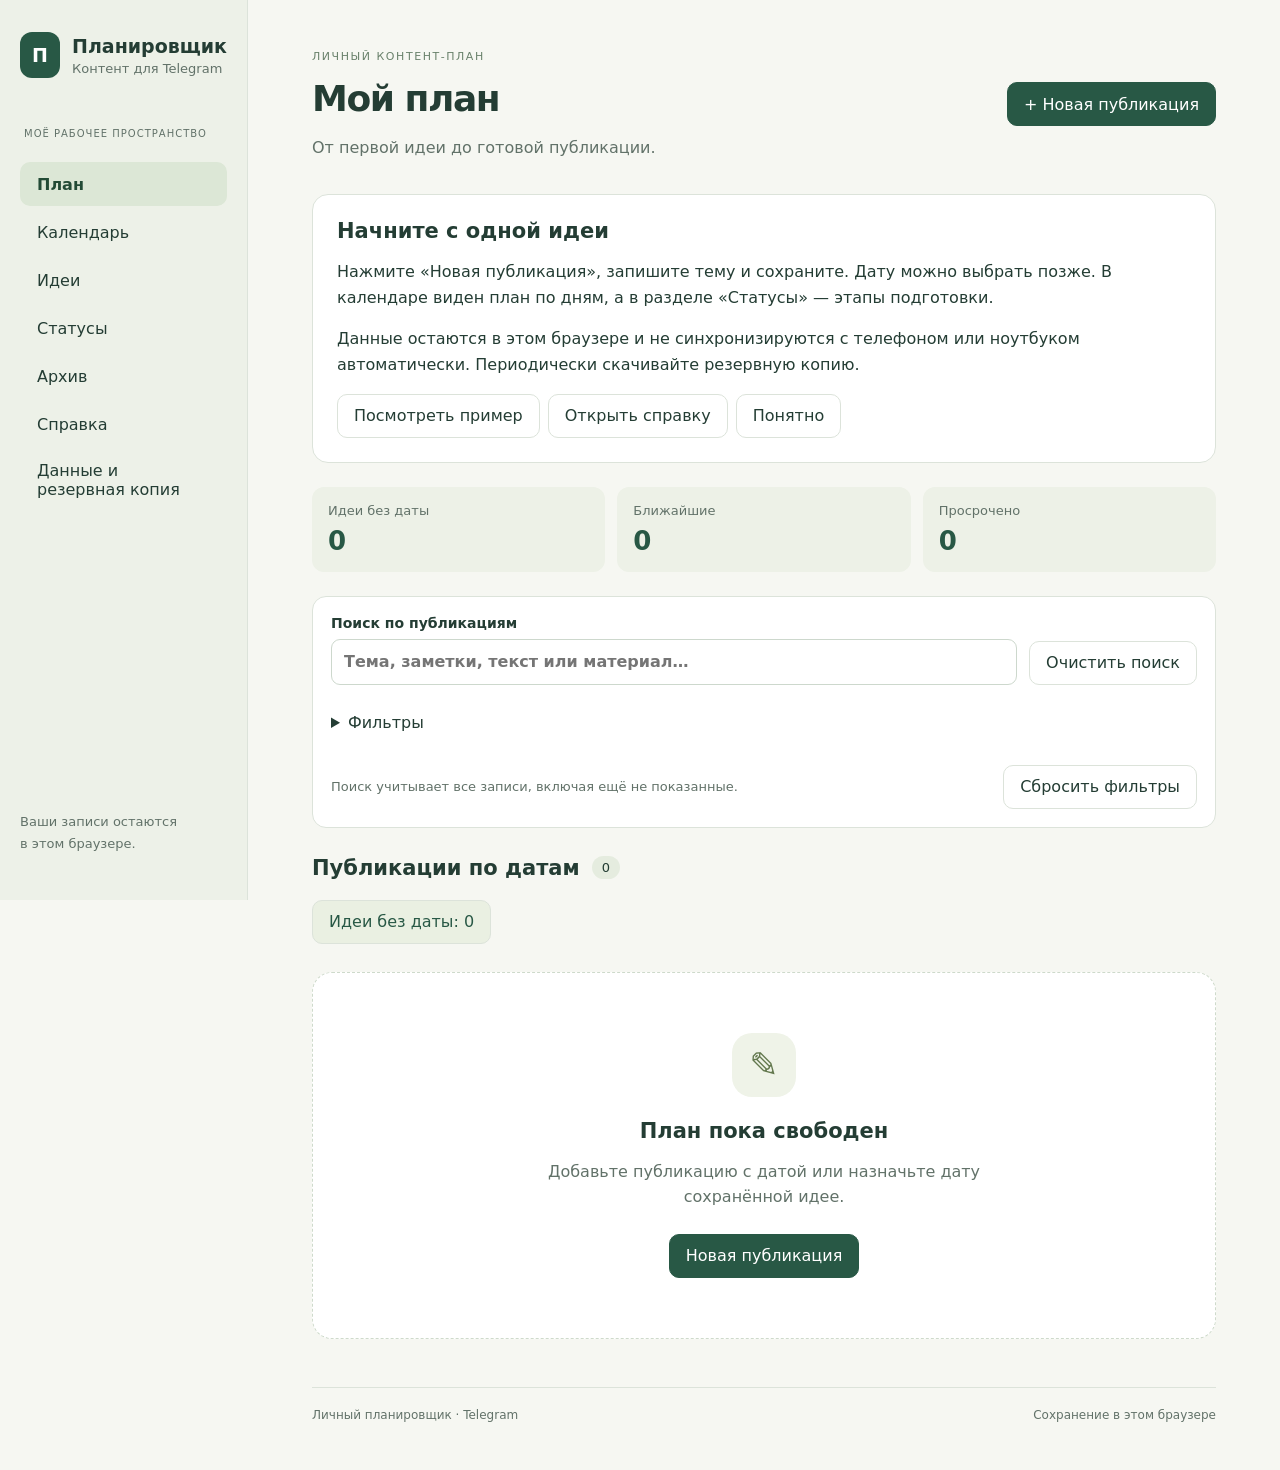
<file: index.html>
<!doctype html>
<html lang="ru">
<head>
  <meta charset="utf-8">
  <meta name="viewport" content="width=device-width, initial-scale=1">
  <title>Планировщик контента</title>
  <link rel="stylesheet" href="style.css">
  <script src="script.js" defer></script>
</head>
<body>
  <aside class="sidebar">
    <a class="brand" href="#plan"><span class="brand-icon" aria-hidden="true">П</span><span>Планировщик<small>Контент для Telegram</small></span></a>
    <p class="nav-caption">МОЁ РАБОЧЕЕ ПРОСТРАНСТВО</p>
    <nav aria-label="Основная навигация" id="navigation">
      <button data-section="plan" aria-current="page">План</button>
      <button data-section="calendar">Календарь</button>
      <button data-section="ideas">Идеи</button>
      <button data-section="statuses">Статусы</button>
      <button data-section="more" class="mobile-more">Ещё</button>
      <div class="desktop-extra">
        <button data-section="archive">Архив</button>
        <button data-section="help">Справка</button>
        <button data-section="data">Данные и резервная копия</button>
      </div>
    </nav>
    <p class="local-note">Ваши записи остаются<br>в этом браузере.</p>
  </aside>
  <main>
    <header class="page-header"><div><p class="eyebrow">ЛИЧНЫЙ КОНТЕНТ-ПЛАН</p><h1 id="page-title">Мой план</h1><p id="page-subtitle">От первой идеи до готовой публикации.</p></div><button class="primary" id="new-post">+ Новая публикация</button></header>
    <div id="notice" class="notice" role="status" hidden></div>
    <div id="suspended-editor" class="notice" role="status" hidden>Незавершённый текст остаётся в открытой странице. Не закрывайте её, пока не сохраните текст или файл.<div class="actions"><button id="resume-editor">Вернуться к форме</button><button id="download-suspended-text">Скачать введённый текст</button></div></div>
    <div id="archive-undo" class="notice" role="status" hidden>Публикация перемещена в архив. <button id="undo-archive">Отменить</button></div>
    <section id="welcome" class="info-panel" hidden aria-labelledby="welcome-title"><h2 id="welcome-title">Начните с одной идеи</h2><p>Нажмите «Новая публикация», запишите тему и сохраните. Дату можно выбрать позже. В календаре виден план по дням, а в разделе «Статусы» — этапы подготовки.</p><p>Данные остаются в этом браузере и не синхронизируются с телефоном или ноутбуком автоматически. Периодически скачивайте резервную копию.</p><div class="actions"><button id="welcome-example">Посмотреть пример</button><button id="welcome-help">Открыть справку</button><button id="dismiss-welcome">Понятно</button></div></section>
    <section id="recovery" class="recovery" aria-label="Восстановление черновика" hidden>
      <div><strong>Осталась незавершённая форма</strong><p>Можно восстановить введённый текст и продолжить работу.</p></div>
      <div class="actions"><button id="recover" class="primary">Восстановить черновик</button><button id="discard-draft">Удалить черновик</button></div>
    </section>
    <section id="summary" class="summary" aria-label="Сводка плана"><div>Идеи без даты<strong id="count-ideas">0</strong></div><div>Ближайшие<strong id="count-upcoming">0</strong></div><div>Просрочено<strong id="count-overdue">0</strong></div></section>
    <section id="filter-panel" class="filter-panel" aria-label="Поиск и фильтры">
      <div class="search-row"><label for="search">Поиск по публикациям<input id="search" type="search" placeholder="Тема, заметки, текст или материал…"></label><button id="clear-search">Очистить поиск</button></div>
      <details id="filter-details"><summary>Фильтры <span id="filter-count"></span></summary><div class="filter-grid">
        <label>Статус<select id="filter-status"></select></label><label>Рубрика<select id="filter-category"></select></label><label>Формат<select id="filter-format"></select></label>
        <label>Период<select id="filter-period"><option value="all">Все даты</option><option value="current">Этот месяц</option><option value="next">Следующий месяц</option><option value="custom">Произвольный диапазон</option></select></label>
        <label>Плановая дата<select id="filter-presence"><option value="all">Любая</option><option value="with">С датой</option><option value="without">Без даты</option></select></label>
      </div><div id="custom-range" class="form-grid" hidden><label>С даты<input id="filter-from" type="date"></label><label>По дату<input id="filter-to" type="date"></label></div><p id="filter-error" class="field-error" role="alert" hidden></p></details>
      <div class="filter-footer"><span id="filter-hint" class="hint">Поиск учитывает все записи.</span><button id="reset-filters">Сбросить фильтры</button></div>
    </section>
    <section id="posts-section" aria-label="Публикации"><div id="archive-search-panel" hidden><label for="archive-search">Поиск в архиве<input id="archive-search" type="search" placeholder="Найти архивную запись…"></label><button id="clear-archive-search">Очистить поиск</button></div><div class="section-heading"><h2 id="list-title">Публикации по датам</h2><span id="post-count" class="badge">0</span></div><div id="ideas-shortcut"></div><div id="posts"></div><div id="list-more"></div><div id="empty" class="empty"><span aria-hidden="true" class="empty-symbol">✎</span><h2 id="empty-title">План пока свободен</h2><p id="empty-text">Создайте публикацию с датой или сохраните идею на потом.</p><button id="empty-create" class="primary">Новая публикация</button><button id="archive-help" hidden>Открыть справку</button></div></section>
    <section id="calendar-section" hidden aria-label="Календарь публикаций">
      <div class="calendar-toolbar"><h2 id="month-title" aria-live="polite"></h2><div class="actions"><button id="prev-month" aria-label="Предыдущий месяц">←</button><button id="calendar-today">Сегодня</button><button id="next-month" aria-label="Следующий месяц">→</button></div></div>
      <p class="hint">Выберите день, чтобы увидеть публикации. На компьютере карточку можно перенести мышью.</p>
      <div class="weekdays" aria-hidden="true"><span>Пн</span><span>Вт</span><span>Ср</span><span>Чт</span><span>Пт</span><span>Сб</span><span>Вс</span></div><div id="calendar-grid" class="calendar-grid"></div>
      <section class="day-agenda" aria-labelledby="day-title"><div class="section-heading"><h2 id="day-title"></h2><button id="day-create">+ Публикация</button></div><div id="day-posts" class="cards"></div></section>
    </section>
    <section id="board-section" hidden aria-label="Публикации по статусам"><div id="board-tabs" class="board-tabs" aria-label="Выбор статуса"></div><div id="board" class="board"></div></section>
    <section id="help-section" class="info-panel" hidden aria-label="Справка"><h2>Как пользоваться планировщиком</h2><ol><li><strong>Запишите идею.</strong> Нажмите «Новая публикация». Обязательна только тема; запись без даты появится в разделе «Идеи».</li><li><strong>Назначьте день.</strong> Откройте карточку и нажмите «Изменить дату» или выберите пустой день в календаре. Время можно указать в форме редактирования.</li><li><strong>Подготовьте текст.</strong> В карточке есть заметки, черновик и ссылки на материалы. Изменения записи применяются кнопкой «Сохранить»; временная копия формы сохраняется автоматически и предлагается к восстановлению.</li><li><strong>Меняйте статус.</strong> «Идея» → «В работе» → «Готово» → «Опубликовано». Можно возвращаться назад. Статус и дата не публикуют пост в Telegram автоматически.</li><li><strong>Найдите нужный материал.</strong> Поиск охватывает тему, заметки, черновик и материалы. Фильтры можно сочетать. В календаре видны только записи с датой, в идеях — без даты. Длинные списки раскрываются по 50 записей.</li><li><strong>Следите за сроками.</strong> «Ближайшая» — сегодня и следующие семь дней. «Просрочено» — дата прошла, а статус ещё не «Опубликовано». Это подсказки внутри страницы, а не уведомления при закрытом браузере.</li><li><strong>Уберите лишнее в архив.</strong> Запись можно восстановить. Удаление навсегда доступно только в архиве и требует подтверждения.</li><li><strong>Скачивайте резервную копию.</strong> В разделе «Данные и резервная копия» сохраняется JSON со всеми записями. Импорт заменяет текущий план целиком. Последний импорт можно отменить до следующего сохранённого изменения данных.</li></ol><p class="storage-hint">Важно: очистка данных браузера или действия операционной системы могут удалить локальные записи. Временный черновик и снимок отмены тоже хранятся в браузере. Храните скачанные копии отдельно и регулярно обновляйте их. Не меняйте адрес, с которого открываете планировщик: хранилище привязано к браузеру и адресу страницы.</p><button id="help-example" class="primary">Посмотреть пример</button></section>
    <section id="data-section" class="info-panel" hidden aria-label="Данные и резервная копия"><h2>Ваш план — в ваших руках</h2><p>Скачайте JSON-копию, чтобы восстановить план или вручную перенести его в другой браузер. В копию входят активные записи, архив и настройки. Незавершённая форма и снимок отмены импорта в неё не входят.</p><p id="data-counts"></p><div id="data-error" class="error" role="alert" hidden></div><div class="actions"><button id="export-data" class="primary">Скачать резервную копию</button><button id="undo-import" disabled>Отменить последний импорт</button></div><p class="hint">Отмена доступна до следующего успешного импорта или сохранённого изменения записей/настроек. Поиск и просмотр её не отменяют.</p><hr><label class="file-label" for="import-file">Восстановить из JSON-файла<input id="import-file" type="file" accept=".json,application/json"></label><p class="storage-hint">Импорт полностью заменит текущие записи. Сначала файл будет проверен, затем появятся количество записей и подтверждение. Перед заменой рекомендуем скачать текущую копию.</p></section>
    <section id="more-menu" class="menu-panel" hidden aria-label="Дополнительные разделы"><button data-section="archive">Архив</button><button data-section="help">Справка</button><button data-section="data">Данные и резервная копия</button></section>
    <footer>Личный планировщик · Telegram <span>Сохранение в этом браузере</span></footer>
  </main>

  <dialog id="editor" aria-labelledby="editor-title">
    <div class="dialog-header"><div><p class="eyebrow">ПУБЛИКАЦИЯ</p><h2 id="editor-title">Новая публикация</h2></div><button type="button" id="close-editor" aria-label="Закрыть форму">✕</button></div>
    <form id="post-form" novalidate>
      <div id="form-error" class="error" role="alert" hidden></div>
      <section id="storage-help" class="storage-hint" hidden aria-label="Помощь при ошибке сохранения"><p>Скачайте копию сохранённых записей и отдельно введённый текст. Затем можно удалить ненужные записи из архива и повторить сохранение. Архив сам не очищается. Если браузер запрещает запись, освобождение места может не помочь.</p><div class="actions"><button type="button" id="export-editor-backup">Скачать резервную копию</button><button type="button" id="download-editor-text">Скачать введённый текст</button><button type="button" id="pause-for-archive">Открыть архив, сохранив форму</button></div><p>Внешний файл особенно важен, если не удалось сохранить и временную копию формы.</p></section>
      <label>Тема <span class="required">*</span><input name="title" id="title" required placeholder="О чём хотите рассказать?" aria-describedby="title-error"><span class="field-error" id="title-error"></span></label>
      <div class="form-grid"><label>Плановая дата<input name="date" id="date" type="date"><small>Можно назначить позже</small></label><label>Время публикации<input name="time" id="time" type="time" disabled><small>Местное время устройства</small></label></div>
      <label>Статус<select name="status" id="status"></select></label>
      <div class="form-grid"><label>Рубрика<select name="category" id="category"></select></label><label>Формат<select name="format" id="format"></select></label></div>
      <label>Заметки<textarea name="notes" id="notes" rows="3" placeholder="Мысли, идеи, что важно упомянуть…"></textarea></label>
      <label>Черновик публикации<textarea name="body" id="body" rows="7" placeholder="Здесь можно написать текст поста…"></textarea></label>
      <fieldset><legend>Ссылки и материалы</legend><p class="hint">Изображения и документы хранятся у вас. Добавьте ссылки на них.</p><div id="links"></div><button type="button" id="add-link" class="text-button">+ Добавить ссылку</button></fieldset>
      <p id="draft-state" class="hint" role="status">Изменения применятся после сохранения.</p>
      <div class="form-footer"><button type="button" id="cancel-editor">Отмена</button><button type="submit" class="primary">Сохранить</button></div>
    </form>
  </dialog>

  <dialog id="viewer" aria-labelledby="viewer-title"><div class="dialog-header"><h2 id="viewer-title"></h2><button id="close-viewer" aria-label="Закрыть публикацию">✕</button></div><div id="view-error" class="error" role="alert" hidden></div><div id="view-content"></div><div class="form-footer viewer-actions"><button id="change-date">Изменить дату</button><button id="change-status">Изменить статус</button><button id="edit-post" class="primary">Редактировать</button><button id="archive-post">В архив</button><button id="restore-post" hidden>Восстановить</button><button id="delete-post" class="danger" hidden>Удалить навсегда</button></div></dialog>
  <dialog id="delete-dialog" aria-labelledby="delete-title"><h2 id="delete-title">Удалить запись навсегда?</h2><p id="delete-summary"></p><p>Восстановить запись после удаления будет нельзя.</p><div id="delete-error" class="error" role="alert" hidden></div><div class="form-footer"><button id="cancel-delete">Отмена</button><button id="confirm-delete" class="danger">Удалить навсегда</button></div></dialog>
  <dialog id="change-dialog" aria-labelledby="change-title"><h2 id="change-title"></h2><p id="change-summary"></p><div id="change-error" class="error" role="alert" hidden></div><form id="change-form" novalidate><label id="change-date-label">Новая дата<input id="new-date" type="date"><small>Если убрать дату, запись вернётся в идеи без даты, а время очистится.</small></label><label id="change-status-label">Новый статус<select id="new-status"></select></label><div class="form-footer"><button type="button" id="cancel-change">Отмена</button><button type="submit" id="confirm-change" class="primary">Сохранить</button></div></form></dialog>
  <dialog id="unsaved" aria-labelledby="unsaved-title"><h2 id="unsaved-title">Сохранить изменения?</h2><p>В форме есть несохранённый текст.</p><div class="choice-actions"><button id="keep-editing">Продолжить редактирование</button><button id="discard-edit">Закрыть без сохранения</button><button id="save-edit" class="primary">Сохранить</button></div></dialog>
  <dialog id="damaged-dialog" aria-labelledby="damaged-title"><h2 id="damaged-title">Восстановить повреждённое хранилище?</h2><p>Прежние данные не читаются. Сначала скачайте их исходное содержимое: это файл для сохранения оригинала, а не исправная резервная копия.</p><button id="download-damaged">Скачать исходное содержимое</button><p id="damaged-summary"></p><label class="check-label"><input id="confirm-damaged" type="checkbox">Я сохранила исходный файл и разрешаю заменить повреждённые данные выбранной исправной копией. Отмена такой замены недоступна.</label><div id="damaged-error" class="error" role="alert" hidden></div><div class="form-footer"><button id="cancel-damaged">Отмена</button><button id="restore-damaged" class="primary" disabled>Восстановить из копии</button></div></dialog>
  <dialog id="demo-dialog" aria-labelledby="demo-title"><div class="dialog-header"><h2 id="demo-title">Пример публикации</h2><button id="close-demo" aria-label="Закрыть пример">✕</button></div><p class="hint">Демонстрационный материал. Он ещё не добавлен в ваш план.</p><div id="demo-content"></div><div id="demo-error" class="error" role="alert" hidden></div><div class="form-footer"><button id="add-demo" class="primary">Добавить пример в мой план</button></div></dialog>
  <dialog id="import-dialog" aria-labelledby="import-title"><h2 id="import-title">Заменить текущий план?</h2><p id="import-summary"></p><p>Все текущие записи будут заменены содержимым файла, включая архив. Совпадающие записи не объединяются.</p><button id="export-before-import">Сначала скачать текущую копию</button><div id="import-error" class="error" role="alert" hidden></div><label id="no-undo-label" class="check-label" hidden><input id="allow-no-undo" type="checkbox">Я скачала текущую копию или принимаю замену без возможности отменить импорт</label><div class="form-footer"><button id="cancel-import">Отмена</button><button id="confirm-import" class="primary">Заменить данные</button></div></dialog>
</body>
</html>
</file>
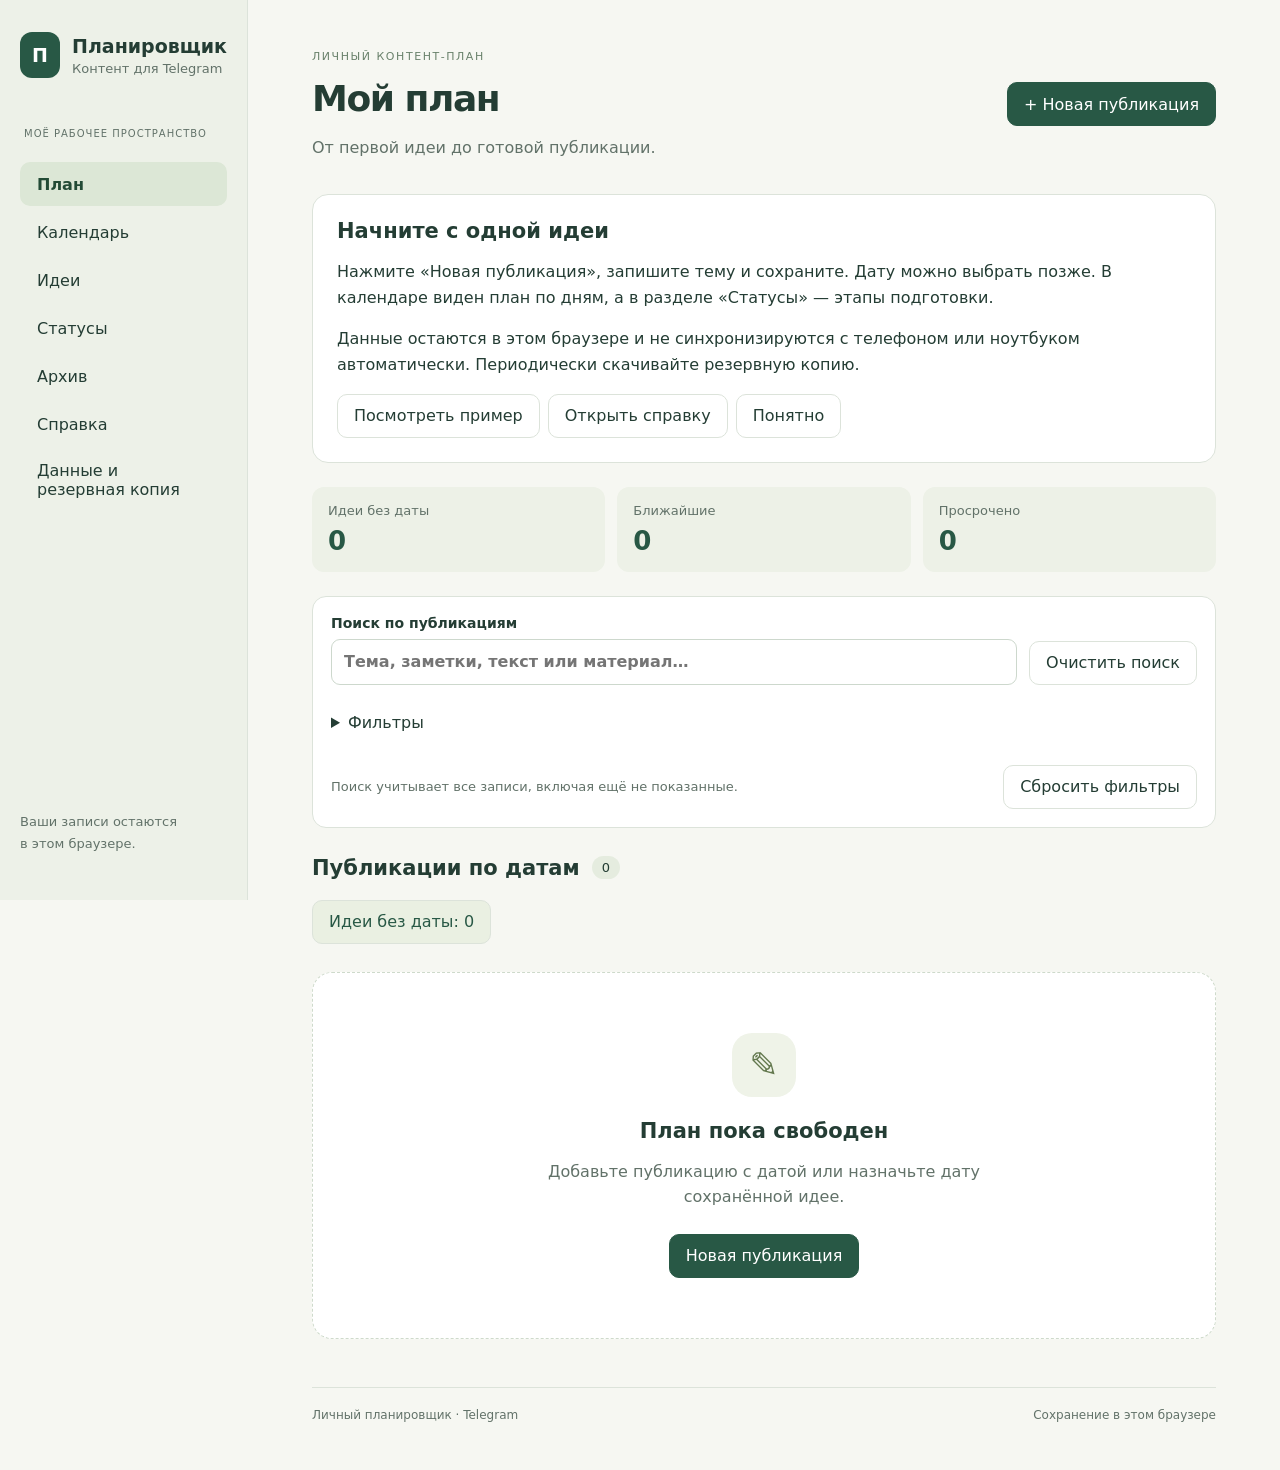
<file: backups/before-audit-fixes/index.html>
<!doctype html>
<html lang="ru">
<head>
  <meta charset="utf-8">
  <meta name="viewport" content="width=device-width, initial-scale=1">
  <title>Планировщик контента</title>
  <link rel="stylesheet" href="style.css">
  <script src="script.js" defer></script>
</head>
<body>
  <aside class="sidebar">
    <a class="brand" href="#plan"><span class="brand-icon" aria-hidden="true">П</span><span>Планировщик<small>Контент для Telegram</small></span></a>
    <p class="nav-caption">МОЁ РАБОЧЕЕ ПРОСТРАНСТВО</p>
    <nav aria-label="Основная навигация" id="navigation">
      <button data-section="plan" aria-current="page">План</button>
      <button data-section="calendar">Календарь</button>
      <button data-section="ideas">Идеи</button>
      <button data-section="statuses">Статусы</button>
      <button data-section="more" class="mobile-more">Ещё</button>
      <div class="desktop-extra">
        <button data-section="archive">Архив</button>
        <button data-section="help">Справка</button>
        <button data-section="data">Данные и резервная копия</button>
      </div>
    </nav>
    <p class="local-note">Ваши записи остаются<br>в этом браузере.</p>
  </aside>
  <main>
    <header class="page-header"><div><p class="eyebrow">ЛИЧНЫЙ КОНТЕНТ-ПЛАН</p><h1 id="page-title">Мой план</h1><p id="page-subtitle">От первой идеи до готовой публикации.</p></div><button class="primary" id="new-post">+ Новая публикация</button></header>
    <div id="notice" class="notice" role="status" hidden></div>
    <div id="archive-undo" class="notice" role="status" hidden>Публикация перемещена в архив. <button id="undo-archive">Отменить</button></div>
    <section id="welcome" class="info-panel" hidden aria-labelledby="welcome-title"><h2 id="welcome-title">Начните с одной идеи</h2><p>Нажмите «Новая публикация», запишите тему и сохраните. Дату можно выбрать позже. В календаре виден план по дням, а в разделе «Статусы» — этапы подготовки.</p><p>Данные остаются в этом браузере и не синхронизируются с телефоном или ноутбуком автоматически. Периодически скачивайте резервную копию.</p><div class="actions"><button id="welcome-example">Посмотреть пример</button><button id="welcome-help">Открыть справку</button><button id="dismiss-welcome">Понятно</button></div></section>
    <section id="recovery" class="recovery" aria-label="Восстановление черновика" hidden>
      <div><strong>Осталась незавершённая форма</strong><p>Можно восстановить введённый текст и продолжить работу.</p></div>
      <div class="actions"><button id="recover" class="primary">Восстановить черновик</button><button id="discard-draft">Удалить черновик</button></div>
    </section>
    <section id="summary" class="summary" aria-label="Сводка плана"><div>Идеи без даты<strong id="count-ideas">0</strong></div><div>Ближайшие<strong id="count-upcoming">0</strong></div><div>Просрочено<strong id="count-overdue">0</strong></div></section>
    <section id="filter-panel" class="filter-panel" aria-label="Поиск и фильтры">
      <div class="search-row"><label for="search">Поиск по публикациям<input id="search" type="search" placeholder="Тема, заметки, текст или материал…"></label><button id="clear-search">Очистить поиск</button></div>
      <details id="filter-details"><summary>Фильтры <span id="filter-count"></span></summary><div class="filter-grid">
        <label>Статус<select id="filter-status"></select></label><label>Рубрика<select id="filter-category"></select></label><label>Формат<select id="filter-format"></select></label>
        <label>Период<select id="filter-period"><option value="all">Все даты</option><option value="current">Этот месяц</option><option value="next">Следующий месяц</option><option value="custom">Произвольный диапазон</option></select></label>
        <label>Плановая дата<select id="filter-presence"><option value="all">Любая</option><option value="with">С датой</option><option value="without">Без даты</option></select></label>
      </div><div id="custom-range" class="form-grid" hidden><label>С даты<input id="filter-from" type="date"></label><label>По дату<input id="filter-to" type="date"></label></div><p id="filter-error" class="field-error" role="alert" hidden></p></details>
      <div class="filter-footer"><span id="filter-hint" class="hint">Поиск учитывает все записи.</span><button id="reset-filters">Сбросить фильтры</button></div>
    </section>
    <section id="posts-section" aria-label="Публикации"><div id="archive-search-panel" hidden><label for="archive-search">Поиск в архиве<input id="archive-search" type="search" placeholder="Найти архивную запись…"></label><button id="clear-archive-search">Очистить поиск</button></div><div class="section-heading"><h2 id="list-title">Публикации по датам</h2><span id="post-count" class="badge">0</span></div><div id="ideas-shortcut"></div><div id="posts"></div><div id="list-more"></div><div id="empty" class="empty"><span aria-hidden="true" class="empty-symbol">✎</span><h2 id="empty-title">План пока свободен</h2><p id="empty-text">Создайте публикацию с датой или сохраните идею на потом.</p><button id="empty-create" class="primary">Новая публикация</button><button id="archive-help" hidden>Открыть справку</button></div></section>
    <section id="calendar-section" hidden aria-label="Календарь публикаций">
      <div class="calendar-toolbar"><h2 id="month-title" aria-live="polite"></h2><div class="actions"><button id="prev-month" aria-label="Предыдущий месяц">←</button><button id="calendar-today">Сегодня</button><button id="next-month" aria-label="Следующий месяц">→</button></div></div>
      <p class="hint">Выберите день, чтобы увидеть публикации. На компьютере карточку можно перенести мышью.</p>
      <div class="weekdays" aria-hidden="true"><span>Пн</span><span>Вт</span><span>Ср</span><span>Чт</span><span>Пт</span><span>Сб</span><span>Вс</span></div><div id="calendar-grid" class="calendar-grid"></div>
      <section class="day-agenda" aria-labelledby="day-title"><div class="section-heading"><h2 id="day-title"></h2><button id="day-create">+ Публикация</button></div><div id="day-posts" class="cards"></div></section>
    </section>
    <section id="board-section" hidden aria-label="Публикации по статусам"><div id="board-tabs" class="board-tabs" aria-label="Выбор статуса"></div><div id="board" class="board"></div></section>
    <section id="help-section" class="info-panel" hidden aria-label="Справка"><h2>Как пользоваться планировщиком</h2><ol><li><strong>Запишите идею.</strong> Нажмите «Новая публикация». Обязательна только тема; запись без даты появится в разделе «Идеи».</li><li><strong>Назначьте день.</strong> Откройте карточку и нажмите «Изменить дату» или выберите пустой день в календаре. Время можно указать в форме редактирования.</li><li><strong>Подготовьте текст.</strong> В карточке есть заметки, черновик и ссылки на материалы. Изменения записи применяются кнопкой «Сохранить»; временная копия формы сохраняется автоматически и предлагается к восстановлению.</li><li><strong>Меняйте статус.</strong> «Идея» → «В работе» → «Готово» → «Опубликовано». Можно возвращаться назад. Статус и дата не публикуют пост в Telegram автоматически.</li><li><strong>Найдите нужный материал.</strong> Поиск охватывает тему, заметки, черновик и материалы. Фильтры можно сочетать. В календаре видны только записи с датой, в идеях — без даты. Длинные списки раскрываются по 50 записей.</li><li><strong>Следите за сроками.</strong> «Ближайшая» — сегодня и следующие семь дней. «Просрочено» — дата прошла, а статус ещё не «Опубликовано». Это подсказки внутри страницы, а не уведомления при закрытом браузере.</li><li><strong>Уберите лишнее в архив.</strong> Запись можно восстановить. Удаление навсегда доступно только в архиве и требует подтверждения.</li><li><strong>Скачивайте резервную копию.</strong> В разделе «Данные и резервная копия» сохраняется JSON со всеми записями. Импорт заменяет текущий план целиком. Последний импорт можно отменить до следующего сохранённого изменения данных.</li></ol><p class="storage-hint">Важно: очистка данных браузера или действия операционной системы могут удалить локальные записи. Временный черновик и снимок отмены тоже хранятся в браузере. Храните скачанные копии отдельно и регулярно обновляйте их. Не меняйте адрес, с которого открываете планировщик: хранилище привязано к браузеру и адресу страницы.</p><button id="help-example" class="primary">Посмотреть пример</button></section>
    <section id="data-section" class="info-panel" hidden aria-label="Данные и резервная копия"><h2>Ваш план — в ваших руках</h2><p>Скачайте JSON-копию, чтобы восстановить план или вручную перенести его в другой браузер. В копию входят активные записи, архив и настройки. Незавершённая форма и снимок отмены импорта в неё не входят.</p><p id="data-counts"></p><div id="data-error" class="error" role="alert" hidden></div><div class="actions"><button id="export-data" class="primary">Скачать резервную копию</button><button id="undo-import" disabled>Отменить последний импорт</button></div><p class="hint">Отмена доступна до следующего успешного импорта или сохранённого изменения записей/настроек. Поиск и просмотр её не отменяют.</p><hr><label class="file-label" for="import-file">Восстановить из JSON-файла<input id="import-file" type="file" accept=".json,application/json"></label><p class="storage-hint">Импорт полностью заменит текущие записи. Сначала файл будет проверен, затем появятся количество записей и подтверждение. Перед заменой рекомендуем скачать текущую копию.</p></section>
    <section id="more-menu" class="menu-panel" hidden aria-label="Дополнительные разделы"><button data-section="archive">Архив</button><button data-section="help">Справка</button><button data-section="data">Данные и резервная копия</button></section>
    <footer>Личный планировщик · Telegram <span>Сохранение в этом браузере</span></footer>
  </main>

  <dialog id="editor" aria-labelledby="editor-title">
    <div class="dialog-header"><div><p class="eyebrow">ПУБЛИКАЦИЯ</p><h2 id="editor-title">Новая публикация</h2></div><button type="button" id="close-editor" aria-label="Закрыть форму">✕</button></div>
    <form id="post-form" novalidate>
      <div id="form-error" class="error" role="alert" hidden></div>
      <label>Тема <span class="required">*</span><input name="title" id="title" required placeholder="О чём хотите рассказать?" aria-describedby="title-error"><span class="field-error" id="title-error"></span></label>
      <div class="form-grid"><label>Плановая дата<input name="date" id="date" type="date"><small>Можно назначить позже</small></label><label>Время публикации<input name="time" id="time" type="time" disabled><small>Местное время устройства</small></label></div>
      <label>Статус<select name="status" id="status"></select></label>
      <div class="form-grid"><label>Рубрика<select name="category" id="category"></select></label><label>Формат<select name="format" id="format"></select></label></div>
      <label>Заметки<textarea name="notes" id="notes" rows="3" placeholder="Мысли, идеи, что важно упомянуть…"></textarea></label>
      <label>Черновик публикации<textarea name="body" id="body" rows="7" placeholder="Здесь можно написать текст поста…"></textarea></label>
      <fieldset><legend>Ссылки и материалы</legend><p class="hint">Изображения и документы хранятся у вас. Добавьте ссылки на них.</p><div id="links"></div><button type="button" id="add-link" class="text-button">+ Добавить ссылку</button></fieldset>
      <p id="draft-state" class="hint" role="status">Изменения применятся после сохранения.</p>
      <div class="form-footer"><button type="button" id="cancel-editor">Отмена</button><button type="submit" class="primary">Сохранить</button></div>
    </form>
  </dialog>

  <dialog id="viewer" aria-labelledby="viewer-title"><div class="dialog-header"><h2 id="viewer-title"></h2><button id="close-viewer" aria-label="Закрыть публикацию">✕</button></div><div id="view-error" class="error" role="alert" hidden></div><div id="view-content"></div><div class="form-footer viewer-actions"><button id="change-date">Изменить дату</button><button id="change-status">Изменить статус</button><button id="edit-post" class="primary">Редактировать</button><button id="archive-post">В архив</button><button id="restore-post" hidden>Восстановить</button><button id="delete-post" class="danger" hidden>Удалить навсегда</button></div></dialog>
  <dialog id="delete-dialog" aria-labelledby="delete-title"><h2 id="delete-title">Удалить запись навсегда?</h2><p id="delete-summary"></p><p>Восстановить запись после удаления будет нельзя.</p><div id="delete-error" class="error" role="alert" hidden></div><div class="form-footer"><button id="cancel-delete">Отмена</button><button id="confirm-delete" class="danger">Удалить навсегда</button></div></dialog>
  <dialog id="change-dialog" aria-labelledby="change-title"><h2 id="change-title"></h2><p id="change-summary"></p><div id="change-error" class="error" role="alert" hidden></div><form id="change-form" novalidate><label id="change-date-label">Новая дата<input id="new-date" type="date"><small>Если убрать дату, запись вернётся в идеи без даты, а время очистится.</small></label><label id="change-status-label">Новый статус<select id="new-status"></select></label><div class="form-footer"><button type="button" id="cancel-change">Отмена</button><button type="submit" id="confirm-change" class="primary">Сохранить</button></div></form></dialog>
  <dialog id="unsaved" aria-labelledby="unsaved-title"><h2 id="unsaved-title">Сохранить изменения?</h2><p>В форме есть несохранённый текст.</p><div class="choice-actions"><button id="keep-editing">Продолжить редактирование</button><button id="discard-edit">Закрыть без сохранения</button><button id="save-edit" class="primary">Сохранить</button></div></dialog>
  <dialog id="demo-dialog" aria-labelledby="demo-title"><div class="dialog-header"><h2 id="demo-title">Пример публикации</h2><button id="close-demo" aria-label="Закрыть пример">✕</button></div><p class="hint">Демонстрационный материал. Он ещё не добавлен в ваш план.</p><div id="demo-content"></div><div id="demo-error" class="error" role="alert" hidden></div><div class="form-footer"><button id="add-demo" class="primary">Добавить пример в мой план</button></div></dialog>
  <dialog id="import-dialog" aria-labelledby="import-title"><h2 id="import-title">Заменить текущий план?</h2><p id="import-summary"></p><p>Все текущие записи будут заменены содержимым файла, включая архив. Совпадающие записи не объединяются.</p><button id="export-before-import">Сначала скачать текущую копию</button><div id="import-error" class="error" role="alert" hidden></div><label id="no-undo-label" class="check-label" hidden><input id="allow-no-undo" type="checkbox">Я скачала текущую копию или принимаю замену без возможности отменить импорт</label><div class="form-footer"><button id="cancel-import">Отмена</button><button id="confirm-import" class="primary">Заменить данные</button></div></dialog>
</body>
</html>
</file>
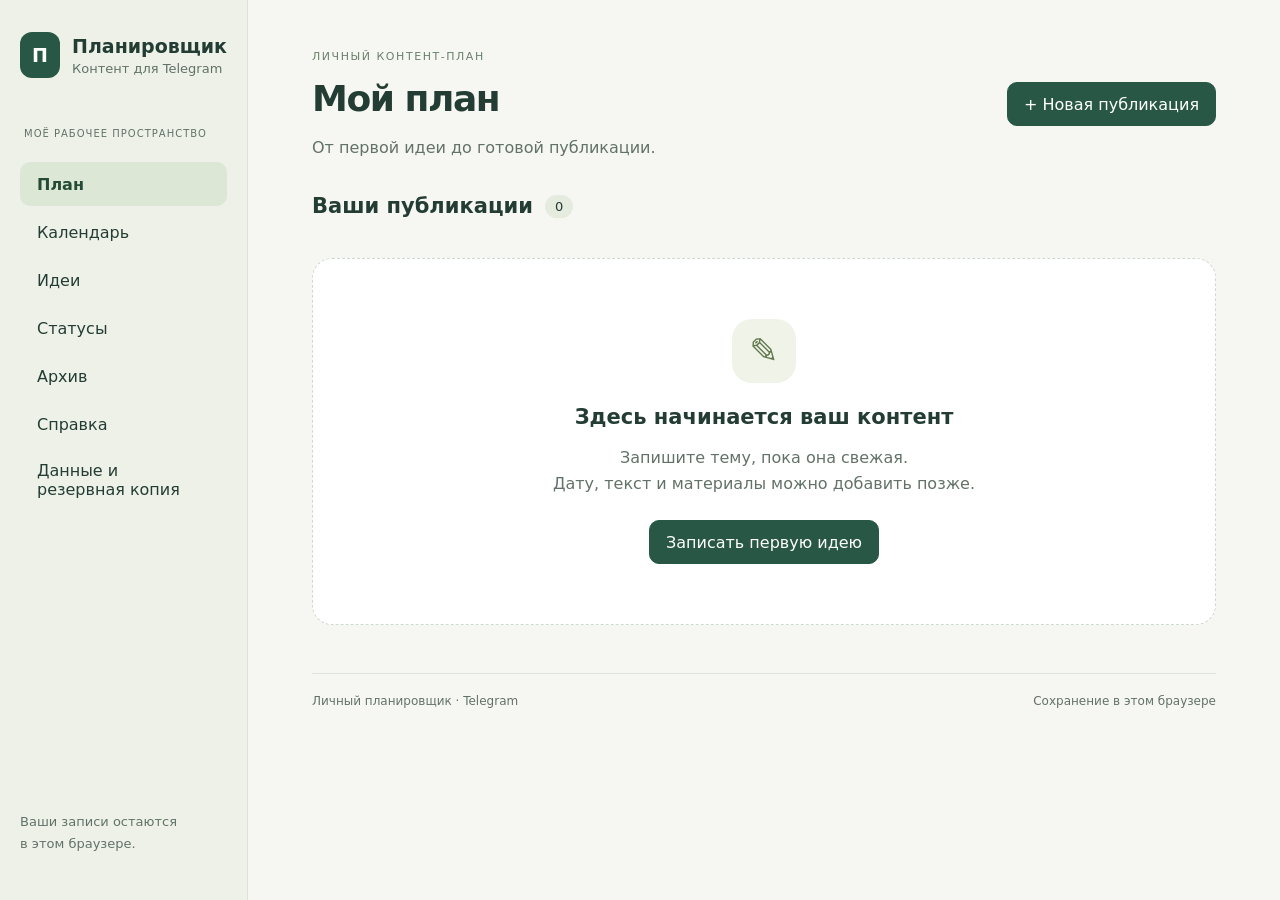
<file: backups/before-step-2/index.html>
<!doctype html>
<html lang="ru">
<head>
  <meta charset="utf-8">
  <meta name="viewport" content="width=device-width, initial-scale=1">
  <title>Планировщик контента</title>
  <link rel="stylesheet" href="style.css">
  <script src="script.js" defer></script>
</head>
<body>
  <aside class="sidebar">
    <a class="brand" href="#plan"><span class="brand-icon" aria-hidden="true">П</span><span>Планировщик<small>Контент для Telegram</small></span></a>
    <p class="nav-caption">МОЁ РАБОЧЕЕ ПРОСТРАНСТВО</p>
    <nav aria-label="Основная навигация" id="navigation">
      <button data-section="plan" aria-current="page">План</button>
      <button data-section="calendar">Календарь</button>
      <button data-section="ideas">Идеи</button>
      <button data-section="statuses">Статусы</button>
      <button data-section="more" class="mobile-more">Ещё</button>
      <div class="desktop-extra">
        <button data-section="archive">Архив</button>
        <button data-section="help">Справка</button>
        <button data-section="data">Данные и резервная копия</button>
      </div>
    </nav>
    <p class="local-note">Ваши записи остаются<br>в этом браузере.</p>
  </aside>
  <main>
    <header class="page-header"><div><p class="eyebrow">ЛИЧНЫЙ КОНТЕНТ-ПЛАН</p><h1 id="page-title">Мой план</h1><p id="page-subtitle">От первой идеи до готовой публикации.</p></div><button class="primary" id="new-post">+ Новая публикация</button></header>
    <div id="notice" class="notice" role="status" hidden></div>
    <section id="recovery" class="recovery" aria-label="Восстановление черновика" hidden>
      <div><strong>Осталась незавершённая форма</strong><p>Можно восстановить введённый текст и продолжить работу.</p></div>
      <div class="actions"><button id="recover" class="primary">Восстановить черновик</button><button id="discard-draft">Удалить черновик</button></div>
    </section>
    <section id="posts-section" aria-label="Публикации"><div class="section-heading"><h2>Ваши публикации</h2><span id="post-count" class="badge">0</span></div><div id="posts" class="cards"></div><div id="empty" class="empty"><span aria-hidden="true" class="empty-symbol">✎</span><h2>Здесь начинается ваш контент</h2><p>Запишите тему, пока она свежая.<br>Дату, текст и материалы можно добавить позже.</p><button id="empty-create" class="primary">Записать первую идею</button></div></section>
    <section id="placeholder" class="empty" hidden><h2 id="placeholder-title"></h2><p id="placeholder-text"></p></section>
    <section id="more-menu" class="menu-panel" hidden aria-label="Дополнительные разделы"><button data-section="archive">Архив</button><button data-section="help">Справка</button><button data-section="data">Данные и резервная копия</button></section>
    <footer>Личный планировщик · Telegram <span>Сохранение в этом браузере</span></footer>
  </main>

  <dialog id="editor" aria-labelledby="editor-title">
    <div class="dialog-header"><div><p class="eyebrow">ПУБЛИКАЦИЯ</p><h2 id="editor-title">Новая публикация</h2></div><button type="button" id="close-editor" aria-label="Закрыть форму">✕</button></div>
    <form id="post-form" novalidate>
      <div id="form-error" class="error" role="alert" hidden></div>
      <label>Тема <span class="required">*</span><input name="title" id="title" required placeholder="О чём хотите рассказать?" aria-describedby="title-error"><span class="field-error" id="title-error"></span></label>
      <div class="form-grid"><label>Плановая дата<input name="date" id="date" type="date"><small>Можно назначить позже</small></label><label>Время публикации<input name="time" id="time" type="time" disabled><small>Местное время устройства</small></label></div>
      <label>Статус<select name="status" id="status"></select></label>
      <div class="form-grid"><label>Рубрика<select name="category" id="category"></select></label><label>Формат<select name="format" id="format"></select></label></div>
      <label>Заметки<textarea name="notes" id="notes" rows="3" placeholder="Мысли, идеи, что важно упомянуть…"></textarea></label>
      <label>Черновик публикации<textarea name="body" id="body" rows="7" placeholder="Здесь можно написать текст поста…"></textarea></label>
      <fieldset><legend>Ссылки и материалы</legend><p class="hint">Изображения и документы хранятся у вас. Добавьте ссылки на них.</p><div id="links"></div><button type="button" id="add-link" class="text-button">+ Добавить ссылку</button></fieldset>
      <p id="draft-state" class="hint" role="status">Изменения применятся после сохранения.</p>
      <div class="form-footer"><button type="button" id="cancel-editor">Отмена</button><button type="submit" class="primary">Сохранить</button></div>
    </form>
  </dialog>

  <dialog id="viewer" aria-labelledby="viewer-title"><div class="dialog-header"><h2 id="viewer-title"></h2><button id="close-viewer" aria-label="Закрыть публикацию">✕</button></div><div id="view-content"></div><div class="form-footer"><button id="edit-post" class="primary">Редактировать</button></div></dialog>
  <dialog id="unsaved" aria-labelledby="unsaved-title"><h2 id="unsaved-title">Сохранить изменения?</h2><p>В форме есть несохранённый текст.</p><div class="choice-actions"><button id="keep-editing">Продолжить редактирование</button><button id="discard-edit">Закрыть без сохранения</button><button id="save-edit" class="primary">Сохранить</button></div></dialog>
</body>
</html>
</file>
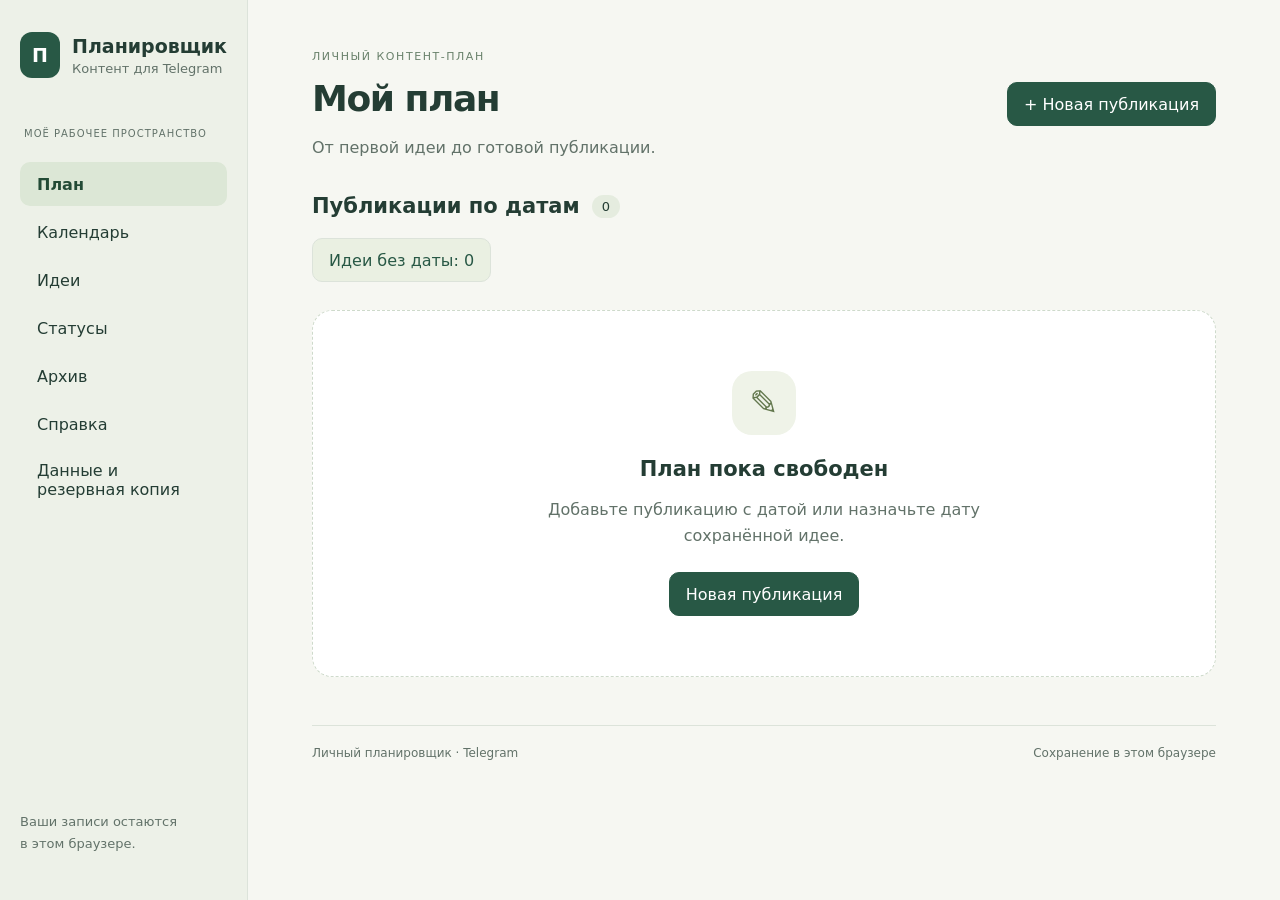
<file: backups/before-step-3/index.html>
<!doctype html>
<html lang="ru">
<head>
  <meta charset="utf-8">
  <meta name="viewport" content="width=device-width, initial-scale=1">
  <title>Планировщик контента</title>
  <link rel="stylesheet" href="style.css">
  <script src="script.js" defer></script>
</head>
<body>
  <aside class="sidebar">
    <a class="brand" href="#plan"><span class="brand-icon" aria-hidden="true">П</span><span>Планировщик<small>Контент для Telegram</small></span></a>
    <p class="nav-caption">МОЁ РАБОЧЕЕ ПРОСТРАНСТВО</p>
    <nav aria-label="Основная навигация" id="navigation">
      <button data-section="plan" aria-current="page">План</button>
      <button data-section="calendar">Календарь</button>
      <button data-section="ideas">Идеи</button>
      <button data-section="statuses">Статусы</button>
      <button data-section="more" class="mobile-more">Ещё</button>
      <div class="desktop-extra">
        <button data-section="archive">Архив</button>
        <button data-section="help">Справка</button>
        <button data-section="data">Данные и резервная копия</button>
      </div>
    </nav>
    <p class="local-note">Ваши записи остаются<br>в этом браузере.</p>
  </aside>
  <main>
    <header class="page-header"><div><p class="eyebrow">ЛИЧНЫЙ КОНТЕНТ-ПЛАН</p><h1 id="page-title">Мой план</h1><p id="page-subtitle">От первой идеи до готовой публикации.</p></div><button class="primary" id="new-post">+ Новая публикация</button></header>
    <div id="notice" class="notice" role="status" hidden></div>
    <section id="recovery" class="recovery" aria-label="Восстановление черновика" hidden>
      <div><strong>Осталась незавершённая форма</strong><p>Можно восстановить введённый текст и продолжить работу.</p></div>
      <div class="actions"><button id="recover" class="primary">Восстановить черновик</button><button id="discard-draft">Удалить черновик</button></div>
    </section>
    <section id="posts-section" aria-label="Публикации"><div class="section-heading"><h2 id="list-title">Публикации по датам</h2><span id="post-count" class="badge">0</span></div><div id="ideas-shortcut"></div><div id="posts"></div><div id="empty" class="empty"><span aria-hidden="true" class="empty-symbol">✎</span><h2 id="empty-title">План пока свободен</h2><p id="empty-text">Создайте публикацию с датой или сохраните идею на потом.</p><button id="empty-create" class="primary">Новая публикация</button></div></section>
    <section id="calendar-section" hidden aria-label="Календарь публикаций">
      <div class="calendar-toolbar"><h2 id="month-title" aria-live="polite"></h2><div class="actions"><button id="prev-month" aria-label="Предыдущий месяц">←</button><button id="calendar-today">Сегодня</button><button id="next-month" aria-label="Следующий месяц">→</button></div></div>
      <p class="hint">Выберите день, чтобы увидеть публикации. На компьютере карточку можно перенести мышью.</p>
      <div class="weekdays" aria-hidden="true"><span>Пн</span><span>Вт</span><span>Ср</span><span>Чт</span><span>Пт</span><span>Сб</span><span>Вс</span></div><div id="calendar-grid" class="calendar-grid"></div>
      <section class="day-agenda" aria-labelledby="day-title"><div class="section-heading"><h2 id="day-title"></h2><button id="day-create">+ Публикация</button></div><div id="day-posts" class="cards"></div></section>
    </section>
    <section id="board-section" hidden aria-label="Публикации по статусам"><div id="board-tabs" class="board-tabs" aria-label="Выбор статуса"></div><div id="board" class="board"></div></section>
    <section id="placeholder" class="empty" hidden><h2 id="placeholder-title"></h2><p id="placeholder-text"></p></section>
    <section id="more-menu" class="menu-panel" hidden aria-label="Дополнительные разделы"><button data-section="archive">Архив</button><button data-section="help">Справка</button><button data-section="data">Данные и резервная копия</button></section>
    <footer>Личный планировщик · Telegram <span>Сохранение в этом браузере</span></footer>
  </main>

  <dialog id="editor" aria-labelledby="editor-title">
    <div class="dialog-header"><div><p class="eyebrow">ПУБЛИКАЦИЯ</p><h2 id="editor-title">Новая публикация</h2></div><button type="button" id="close-editor" aria-label="Закрыть форму">✕</button></div>
    <form id="post-form" novalidate>
      <div id="form-error" class="error" role="alert" hidden></div>
      <label>Тема <span class="required">*</span><input name="title" id="title" required placeholder="О чём хотите рассказать?" aria-describedby="title-error"><span class="field-error" id="title-error"></span></label>
      <div class="form-grid"><label>Плановая дата<input name="date" id="date" type="date"><small>Можно назначить позже</small></label><label>Время публикации<input name="time" id="time" type="time" disabled><small>Местное время устройства</small></label></div>
      <label>Статус<select name="status" id="status"></select></label>
      <div class="form-grid"><label>Рубрика<select name="category" id="category"></select></label><label>Формат<select name="format" id="format"></select></label></div>
      <label>Заметки<textarea name="notes" id="notes" rows="3" placeholder="Мысли, идеи, что важно упомянуть…"></textarea></label>
      <label>Черновик публикации<textarea name="body" id="body" rows="7" placeholder="Здесь можно написать текст поста…"></textarea></label>
      <fieldset><legend>Ссылки и материалы</legend><p class="hint">Изображения и документы хранятся у вас. Добавьте ссылки на них.</p><div id="links"></div><button type="button" id="add-link" class="text-button">+ Добавить ссылку</button></fieldset>
      <p id="draft-state" class="hint" role="status">Изменения применятся после сохранения.</p>
      <div class="form-footer"><button type="button" id="cancel-editor">Отмена</button><button type="submit" class="primary">Сохранить</button></div>
    </form>
  </dialog>

  <dialog id="viewer" aria-labelledby="viewer-title"><div class="dialog-header"><h2 id="viewer-title"></h2><button id="close-viewer" aria-label="Закрыть публикацию">✕</button></div><div id="view-content"></div><div class="form-footer viewer-actions"><button id="change-date">Изменить дату</button><button id="change-status">Изменить статус</button><button id="edit-post" class="primary">Редактировать</button></div></dialog>
  <dialog id="change-dialog" aria-labelledby="change-title"><h2 id="change-title"></h2><p id="change-summary"></p><div id="change-error" class="error" role="alert" hidden></div><form id="change-form" novalidate><label id="change-date-label">Новая дата<input id="new-date" type="date"><small>Если убрать дату, запись вернётся в идеи без даты, а время очистится.</small></label><label id="change-status-label">Новый статус<select id="new-status"></select></label><div class="form-footer"><button type="button" id="cancel-change">Отмена</button><button type="submit" id="confirm-change" class="primary">Сохранить</button></div></form></dialog>
  <dialog id="unsaved" aria-labelledby="unsaved-title"><h2 id="unsaved-title">Сохранить изменения?</h2><p>В форме есть несохранённый текст.</p><div class="choice-actions"><button id="keep-editing">Продолжить редактирование</button><button id="discard-edit">Закрыть без сохранения</button><button id="save-edit" class="primary">Сохранить</button></div></dialog>
</body>
</html>
</file>
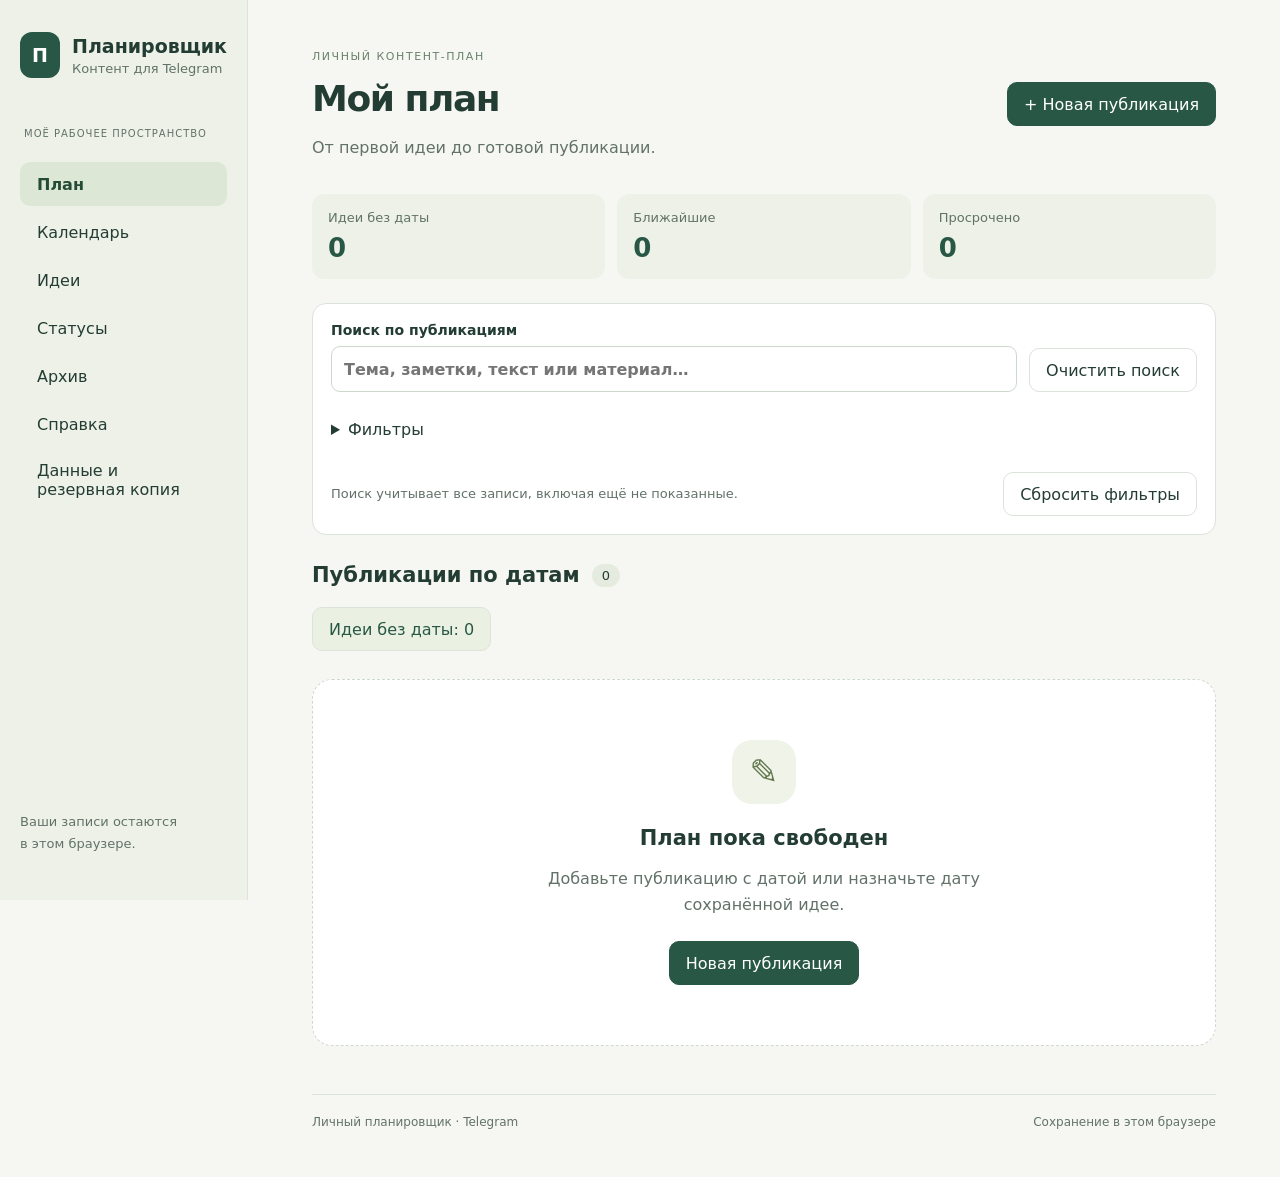
<file: backups/before-step-4/index.html>
<!doctype html>
<html lang="ru">
<head>
  <meta charset="utf-8">
  <meta name="viewport" content="width=device-width, initial-scale=1">
  <title>Планировщик контента</title>
  <link rel="stylesheet" href="style.css">
  <script src="script.js" defer></script>
</head>
<body>
  <aside class="sidebar">
    <a class="brand" href="#plan"><span class="brand-icon" aria-hidden="true">П</span><span>Планировщик<small>Контент для Telegram</small></span></a>
    <p class="nav-caption">МОЁ РАБОЧЕЕ ПРОСТРАНСТВО</p>
    <nav aria-label="Основная навигация" id="navigation">
      <button data-section="plan" aria-current="page">План</button>
      <button data-section="calendar">Календарь</button>
      <button data-section="ideas">Идеи</button>
      <button data-section="statuses">Статусы</button>
      <button data-section="more" class="mobile-more">Ещё</button>
      <div class="desktop-extra">
        <button data-section="archive">Архив</button>
        <button data-section="help">Справка</button>
        <button data-section="data">Данные и резервная копия</button>
      </div>
    </nav>
    <p class="local-note">Ваши записи остаются<br>в этом браузере.</p>
  </aside>
  <main>
    <header class="page-header"><div><p class="eyebrow">ЛИЧНЫЙ КОНТЕНТ-ПЛАН</p><h1 id="page-title">Мой план</h1><p id="page-subtitle">От первой идеи до готовой публикации.</p></div><button class="primary" id="new-post">+ Новая публикация</button></header>
    <div id="notice" class="notice" role="status" hidden></div>
    <div id="archive-undo" class="notice" role="status" hidden>Публикация перемещена в архив. <button id="undo-archive">Отменить</button></div>
    <section id="recovery" class="recovery" aria-label="Восстановление черновика" hidden>
      <div><strong>Осталась незавершённая форма</strong><p>Можно восстановить введённый текст и продолжить работу.</p></div>
      <div class="actions"><button id="recover" class="primary">Восстановить черновик</button><button id="discard-draft">Удалить черновик</button></div>
    </section>
    <section id="summary" class="summary" aria-label="Сводка плана"><div>Идеи без даты<strong id="count-ideas">0</strong></div><div>Ближайшие<strong id="count-upcoming">0</strong></div><div>Просрочено<strong id="count-overdue">0</strong></div></section>
    <section id="filter-panel" class="filter-panel" aria-label="Поиск и фильтры">
      <div class="search-row"><label for="search">Поиск по публикациям<input id="search" type="search" placeholder="Тема, заметки, текст или материал…"></label><button id="clear-search">Очистить поиск</button></div>
      <details id="filter-details"><summary>Фильтры <span id="filter-count"></span></summary><div class="filter-grid">
        <label>Статус<select id="filter-status"></select></label><label>Рубрика<select id="filter-category"></select></label><label>Формат<select id="filter-format"></select></label>
        <label>Период<select id="filter-period"><option value="all">Все даты</option><option value="current">Этот месяц</option><option value="next">Следующий месяц</option><option value="custom">Произвольный диапазон</option></select></label>
        <label>Плановая дата<select id="filter-presence"><option value="all">Любая</option><option value="with">С датой</option><option value="without">Без даты</option></select></label>
      </div><div id="custom-range" class="form-grid" hidden><label>С даты<input id="filter-from" type="date"></label><label>По дату<input id="filter-to" type="date"></label></div><p id="filter-error" class="field-error" role="alert" hidden></p></details>
      <div class="filter-footer"><span id="filter-hint" class="hint">Поиск учитывает все записи.</span><button id="reset-filters">Сбросить фильтры</button></div>
    </section>
    <section id="posts-section" aria-label="Публикации"><div id="archive-search-panel" hidden><label for="archive-search">Поиск в архиве<input id="archive-search" type="search" placeholder="Найти архивную запись…"></label><button id="clear-archive-search">Очистить поиск</button></div><div class="section-heading"><h2 id="list-title">Публикации по датам</h2><span id="post-count" class="badge">0</span></div><div id="ideas-shortcut"></div><div id="posts"></div><div id="list-more"></div><div id="empty" class="empty"><span aria-hidden="true" class="empty-symbol">✎</span><h2 id="empty-title">План пока свободен</h2><p id="empty-text">Создайте публикацию с датой или сохраните идею на потом.</p><button id="empty-create" class="primary">Новая публикация</button><button id="archive-help" hidden>Открыть справку</button></div></section>
    <section id="calendar-section" hidden aria-label="Календарь публикаций">
      <div class="calendar-toolbar"><h2 id="month-title" aria-live="polite"></h2><div class="actions"><button id="prev-month" aria-label="Предыдущий месяц">←</button><button id="calendar-today">Сегодня</button><button id="next-month" aria-label="Следующий месяц">→</button></div></div>
      <p class="hint">Выберите день, чтобы увидеть публикации. На компьютере карточку можно перенести мышью.</p>
      <div class="weekdays" aria-hidden="true"><span>Пн</span><span>Вт</span><span>Ср</span><span>Чт</span><span>Пт</span><span>Сб</span><span>Вс</span></div><div id="calendar-grid" class="calendar-grid"></div>
      <section class="day-agenda" aria-labelledby="day-title"><div class="section-heading"><h2 id="day-title"></h2><button id="day-create">+ Публикация</button></div><div id="day-posts" class="cards"></div></section>
    </section>
    <section id="board-section" hidden aria-label="Публикации по статусам"><div id="board-tabs" class="board-tabs" aria-label="Выбор статуса"></div><div id="board" class="board"></div></section>
    <section id="placeholder" class="empty" hidden><h2 id="placeholder-title"></h2><p id="placeholder-text"></p></section>
    <section id="more-menu" class="menu-panel" hidden aria-label="Дополнительные разделы"><button data-section="archive">Архив</button><button data-section="help">Справка</button><button data-section="data">Данные и резервная копия</button></section>
    <footer>Личный планировщик · Telegram <span>Сохранение в этом браузере</span></footer>
  </main>

  <dialog id="editor" aria-labelledby="editor-title">
    <div class="dialog-header"><div><p class="eyebrow">ПУБЛИКАЦИЯ</p><h2 id="editor-title">Новая публикация</h2></div><button type="button" id="close-editor" aria-label="Закрыть форму">✕</button></div>
    <form id="post-form" novalidate>
      <div id="form-error" class="error" role="alert" hidden></div>
      <label>Тема <span class="required">*</span><input name="title" id="title" required placeholder="О чём хотите рассказать?" aria-describedby="title-error"><span class="field-error" id="title-error"></span></label>
      <div class="form-grid"><label>Плановая дата<input name="date" id="date" type="date"><small>Можно назначить позже</small></label><label>Время публикации<input name="time" id="time" type="time" disabled><small>Местное время устройства</small></label></div>
      <label>Статус<select name="status" id="status"></select></label>
      <div class="form-grid"><label>Рубрика<select name="category" id="category"></select></label><label>Формат<select name="format" id="format"></select></label></div>
      <label>Заметки<textarea name="notes" id="notes" rows="3" placeholder="Мысли, идеи, что важно упомянуть…"></textarea></label>
      <label>Черновик публикации<textarea name="body" id="body" rows="7" placeholder="Здесь можно написать текст поста…"></textarea></label>
      <fieldset><legend>Ссылки и материалы</legend><p class="hint">Изображения и документы хранятся у вас. Добавьте ссылки на них.</p><div id="links"></div><button type="button" id="add-link" class="text-button">+ Добавить ссылку</button></fieldset>
      <p id="draft-state" class="hint" role="status">Изменения применятся после сохранения.</p>
      <div class="form-footer"><button type="button" id="cancel-editor">Отмена</button><button type="submit" class="primary">Сохранить</button></div>
    </form>
  </dialog>

  <dialog id="viewer" aria-labelledby="viewer-title"><div class="dialog-header"><h2 id="viewer-title"></h2><button id="close-viewer" aria-label="Закрыть публикацию">✕</button></div><div id="view-error" class="error" role="alert" hidden></div><div id="view-content"></div><div class="form-footer viewer-actions"><button id="change-date">Изменить дату</button><button id="change-status">Изменить статус</button><button id="edit-post" class="primary">Редактировать</button><button id="archive-post">В архив</button><button id="restore-post" hidden>Восстановить</button><button id="delete-post" class="danger" hidden>Удалить навсегда</button></div></dialog>
  <dialog id="delete-dialog" aria-labelledby="delete-title"><h2 id="delete-title">Удалить запись навсегда?</h2><p id="delete-summary"></p><p>Восстановить запись после удаления будет нельзя.</p><div id="delete-error" class="error" role="alert" hidden></div><div class="form-footer"><button id="cancel-delete">Отмена</button><button id="confirm-delete" class="danger">Удалить навсегда</button></div></dialog>
  <dialog id="change-dialog" aria-labelledby="change-title"><h2 id="change-title"></h2><p id="change-summary"></p><div id="change-error" class="error" role="alert" hidden></div><form id="change-form" novalidate><label id="change-date-label">Новая дата<input id="new-date" type="date"><small>Если убрать дату, запись вернётся в идеи без даты, а время очистится.</small></label><label id="change-status-label">Новый статус<select id="new-status"></select></label><div class="form-footer"><button type="button" id="cancel-change">Отмена</button><button type="submit" id="confirm-change" class="primary">Сохранить</button></div></form></dialog>
  <dialog id="unsaved" aria-labelledby="unsaved-title"><h2 id="unsaved-title">Сохранить изменения?</h2><p>В форме есть несохранённый текст.</p><div class="choice-actions"><button id="keep-editing">Продолжить редактирование</button><button id="discard-edit">Закрыть без сохранения</button><button id="save-edit" class="primary">Сохранить</button></div></dialog>
</body>
</html>
</file>
<file: style.css>
:root{font-family:system-ui,-apple-system,"Segoe UI",sans-serif;color:#243d34;background:#f6f7f2;font-size:16px;--green:#285845;--border:#dce3da;--muted:#627269}
*{box-sizing:border-box}body{margin:0}button,input,textarea,select{font:inherit}button,a,input,select,textarea{-webkit-tap-highlight-color:transparent}button{min-height:44px;border:1px solid var(--border);border-radius:10px;background:#fff;color:inherit;padding:10px 16px;cursor:pointer}button:hover{background:#edf3eb}button:focus-visible,a:focus-visible{outline:3px solid #c88652;outline-offset:3px}input:focus,select:focus,textarea:focus{outline:2px solid #699579;outline-offset:1px}button.primary{background:var(--green);border-color:var(--green);color:white}button.primary:hover{background:#1b4433}button:disabled,input:disabled{opacity:.5;cursor:not-allowed}[hidden]{display:none!important}.sidebar{width:248px;position:fixed;inset:0 auto 0 0;background:#edf1e8;border-right:1px solid var(--border);padding:32px 20px;display:flex;flex-direction:column}.brand{display:flex;gap:12px;align-items:center;text-decoration:none;color:inherit;font-size:19px;font-weight:700}.brand-icon{display:grid;place-items:center;background:var(--green);color:white;width:42px;height:46px;border-radius:12px}small{font-size:13px;font-weight:400;color:var(--muted)}.brand small{display:block;margin-top:4px}.nav-caption{font-size:10px;letter-spacing:.1em;margin:48px 4px 16px;color:var(--muted)}nav button,.desktop-extra button{display:block;width:100%;text-align:left;background:transparent;border-color:transparent;margin:4px 0}nav button[aria-current]{background:#dce7d6;color:#234b36;font-weight:650}nav .mobile-more{display:none}.local-note{margin-top:auto;color:var(--muted);font-size:13px;line-height:1.7}main{margin-left:248px;padding:48px clamp(24px,5vw,72px);max-width:1500px}.page-header{display:flex;justify-content:space-between;align-items:center;gap:24px;margin-bottom:34px}.eyebrow{font-size:11px;letter-spacing:.14em;color:#69816b;margin:0 0 12px}h1{font-size:36px;letter-spacing:-.04em;margin:0}h2{font-size:21px;margin:0;overflow-wrap:anywhere}p{line-height:1.6}.page-header p:last-child{color:var(--muted);margin-bottom:0}.section-heading{display:flex;align-items:center;gap:12px;margin:28px 0 20px}.badge{background:#e5ecdf;border-radius:20px;padding:4px 10px;font-size:13px}.cards{display:grid;grid-template-columns:repeat(auto-fill,minmax(min(100%,270px),1fr));gap:16px}.post-card{min-height:145px;text-align:left;padding:22px;display:flex;flex-direction:column;gap:14px;border-radius:16px;box-shadow:0 3px 12px #203f2d04;overflow-wrap:anywhere}.post-card strong{font-size:18px;line-height:1.45}.post-card .meta{color:var(--muted);font-size:13px}.post-card .status{align-self:flex-start;background:#eef0e5;border-radius:6px;font-size:12px;padding:4px 8px;color:#526743}.empty{background:#fff;border:1px dashed #cedacb;border-radius:20px;text-align:center;padding:60px 24px;margin-top:20px}.empty p{color:var(--muted);margin:16px auto 24px;max-width:450px}.empty-symbol{display:grid;place-items:center;width:64px;height:64px;border-radius:20px;background:#eff3e8;color:#63784e;font-size:35px;margin:0 auto 22px}.notice,.recovery{padding:18px 20px;background:#e9efe1;border-radius:12px;margin-bottom:20px;overflow-wrap:anywhere}.notice.is-error,.error{background:#fff0e8;color:#8a3a21}.recovery p{margin:6px 0 16px}.actions{display:flex;gap:8px;flex-wrap:wrap}footer{border-top:1px solid var(--border);margin-top:48px;padding-top:20px;color:var(--muted);font-size:12px;display:flex;justify-content:space-between;gap:12px}dialog{border:1px solid var(--border);border-radius:20px;padding:28px;width:min(680px,calc(100% - 24px));max-height:90vh;max-height:90dvh;color:inherit;box-shadow:0 20px 90px #142d2940;overflow-y:auto}dialog::backdrop{background:#152e2866}.dialog-header{display:flex;align-items:flex-start;justify-content:space-between;gap:16px;margin-bottom:24px}.dialog-header button{flex-shrink:0;padding:8px 12px}.dialog-header .eyebrow{margin-bottom:8px}form label{display:flex;flex-direction:column;gap:8px;margin-bottom:20px;font-size:14px;font-weight:600}.required{color:#8c512f;display:contents}input,select,textarea{width:100%;border:1px solid #cdd8cd;border-radius:9px;background:#fff;padding:12px;color:#243d34;min-height:46px}textarea{resize:vertical;line-height:1.6}textarea,input{font-size:16px}.form-grid{display:grid;grid-template-columns:1fr 1fr;gap:16px}.field-error:empty{display:none}.field-error{color:#a33c20;font-weight:400;font-size:13px}.error{padding:12px;border-radius:9px;margin-bottom:20px}fieldset{border:1px solid var(--border);border-radius:12px;margin:0 0 20px;padding:16px;min-width:0}legend{font-size:14px;font-weight:650}.hint{font-size:13px;color:var(--muted);line-height:1.5;margin:4px 0 12px}.link-row{border-bottom:1px solid var(--border);padding-bottom:12px;margin-bottom:14px}.link-row label{margin:10px 0}.link-row button{font-size:13px}.text-button{background:transparent;color:var(--green);border:0;padding-left:0}.form-footer{display:flex;justify-content:flex-end;gap:10px;padding-top:16px;border-top:1px solid var(--border);margin-top:20px}.choice-actions{display:flex;gap:10px;flex-direction:column}#unsaved{max-width:440px}#view-content h3{font-size:14px;color:var(--muted);margin:24px 0 8px}#view-content p{white-space:pre-wrap;overflow-wrap:anywhere;margin:0}#view-content a{display:block;overflow-wrap:anywhere;color:var(--green);padding:8px 0}.menu-panel{display:grid;gap:12px}
@media(max-width:760px){.sidebar{inset:auto 0 0;width:100%;height:auto;padding:0;background:#f7f9f3;border-top:1px solid var(--border);z-index:2}.brand,.nav-caption,.desktop-extra,.local-note{display:none}.sidebar nav{display:flex;justify-content:space-around;padding:5px 4px calc(5px + env(safe-area-inset-bottom))}.sidebar nav button,.sidebar nav .mobile-more{display:block;margin:0;text-align:center;padding:10px 6px;font-size:12px;min-width:0;width:20%;border-radius:8px}main{margin:0;padding:28px 18px 110px}.page-header{display:block;margin-bottom:24px}.page-header>.primary{margin-top:22px;width:100%}h1{font-size:30px}.empty{padding:36px 18px}.cards{grid-template-columns:1fr}footer{display:block;line-height:1.8}footer span{display:block}dialog{padding:20px 16px;border-radius:16px;max-height:92vh;max-height:92dvh}.form-grid{gap:12px}.recovery .actions{display:grid}.page-header p:last-child{font-size:14px}}
@media(max-width:370px){.form-grid{grid-template-columns:1fr;gap:0}.sidebar nav button{font-size:11px}main{padding-left:12px;padding-right:12px}}

/* План, календарь и доска статусов. */
.info-panel{background:#fff;border:1px solid var(--border);border-radius:16px;padding:24px;margin:24px 0;overflow-wrap:anywhere}
.info-panel li{line-height:1.7;padding-bottom:16px}.info-panel ol{padding-left:22px}
.storage-hint{background:#edf1e7;padding:16px;border-radius:10px;font-size:14px}
.file-label{display:block;font-weight:600;margin:24px 0 10px}.file-label input{display:block;margin-top:12px;font-weight:400;max-width:100%}
.info-panel hr{border:0;border-top:1px solid var(--border);margin:24px 0}
.check-label{display:flex;align-items:flex-start;gap:12px;line-height:1.5;margin-top:20px}
.check-label input{width:24px;min-width:24px;min-height:24px;margin:0}
#demo-content p{white-space:pre-wrap;line-height:1.6}#demo-content h3{font-size:14px;color:var(--muted);margin-top:24px}
#import-error{margin-top:18px}#import-summary{overflow-wrap:anywhere}
@media(max-width:760px){.info-panel{padding:18px}.info-panel .actions{display:grid}.info-panel .actions button{width:100%}.file-label input{font-size:14px}#import-dialog .form-footer{flex-wrap:wrap}}
.summary{display:grid;grid-template-columns:repeat(3,minmax(0,1fr));gap:12px;margin:20px 0}
.summary div{background:#edf1e7;border-radius:12px;padding:16px;font-size:13px;color:var(--muted)}
.summary strong{display:block;margin-top:8px;font-size:26px;color:var(--green)}
.filter-panel{background:white;border:1px solid var(--border);border-radius:14px;padding:18px;margin:24px 0}
.filter-panel label,#archive-search-panel label{display:block;font-size:14px;font-weight:600;min-width:0}
.filter-panel label input,.filter-panel label select,#archive-search-panel input{margin-top:8px}
.search-row,.filter-footer{display:flex;align-items:end;gap:12px;justify-content:space-between}
.search-row label{flex:1}.search-row button{flex-shrink:0}
.filter-panel details{margin-top:18px}.filter-panel summary{cursor:pointer;padding:10px 0;min-height:44px}
.filter-grid{display:grid;grid-template-columns:repeat(3,minmax(0,1fr));gap:16px;margin:14px 0}
.filter-footer{margin-top:18px;align-items:center}.filter-footer .hint{margin:0}
.filter-panel .form-grid label{margin-bottom:12px}
.load-more{margin:4px 0 18px}.due-label{font-size:12px;padding:4px 7px;border-radius:6px;align-self:flex-start}
.due-label.overdue{color:#8a3a21;background:#fff0e8}.due-label.upcoming{color:#31593a;background:#e9f0dc}
.compact-card .due-label{font-size:10px;padding:2px 4px}
.calendar-day{position:relative}.day-overdue{display:inline-grid;place-items:center;border-radius:50%;background:#984222;color:white;font-size:11px;width:16px;height:16px;position:absolute;top:3px;right:3px;pointer-events:none}
.danger{color:#943c26;border-color:#d8b5a7}.danger:hover{background:#fff0e8}
#archive-search-panel{display:flex;align-items:end;gap:12px;background:white;padding:18px;border-radius:14px;border:1px solid var(--border)}
#archive-search-panel label{flex:1}
@media(max-width:760px){.filter-grid{grid-template-columns:repeat(2,minmax(0,1fr))}.summary{gap:6px}.summary div{padding:12px 8px;font-size:11px}.summary strong{font-size:23px}.search-row{flex-wrap:wrap}.search-row label{flex-basis:100%}.filter-footer{align-items:start;flex-direction:column}.filter-panel{padding:14px}#archive-search-panel{flex-wrap:wrap}#archive-search-panel label{flex-basis:100%}}
@media(max-width:370px){.filter-grid{grid-template-columns:1fr}}
.date-heading{font-size:15px;color:var(--muted);margin:26px 0 12px}
.ideas-link{margin-bottom:8px;background:#eaf0e2;color:var(--green)}
.calendar-toolbar{display:flex;justify-content:space-between;align-items:center;gap:16px;flex-wrap:wrap;margin-bottom:18px}
.calendar-toolbar h2{text-transform:capitalize}
.weekdays,.calendar-grid{display:grid;grid-template-columns:repeat(7,minmax(0,1fr))}
.weekdays span{text-align:center;padding:12px 0;font-size:13px;color:var(--muted)}
.calendar-grid{gap:5px}
.calendar-day{min-height:126px;background:#fff;border:1px solid var(--border);border-radius:10px;padding:5px;min-width:0}
.calendar-day.selected{border-color:var(--green);box-shadow:0 0 0 1px var(--green)}
.calendar-day.today .day-number{background:#e1ead7;font-weight:750}
.day-number{border:0;min-width:36px;padding:8px;border-radius:8px}
.day-count{display:none}
.calendar-cards{display:grid;gap:5px;margin-top:5px}
.compact-card{padding:7px;min-height:0;gap:5px;width:100%;border-radius:6px}
.compact-card strong{font-size:12px;line-height:1.4}
.compact-card .status{font-size:10px;padding:2px 4px}
.compact-card .meta{font-size:10px}
.post-time{font-size:12px;font-weight:700;color:var(--green)}
[aria-invalid=true]{border-color:#a33c20}
.more-day{font-size:11px;padding:4px;min-height:32px}
.day-agenda{margin-top:32px}
.day-agenda .section-heading{justify-content:space-between;flex-wrap:wrap}
.board{display:grid;grid-template-columns:repeat(4,minmax(0,1fr));gap:12px}
.board-column{background:#ecf0e7;padding:12px;border-radius:14px;min-width:0;min-height:220px}
.board-column h2{font-size:15px;margin:8px 0 18px}
.board-column .post-card{width:100%;margin-bottom:12px;padding:14px;min-height:120px}
.board-column .post-card strong{font-size:15px}
.board-tabs{display:none}
.drop-target{outline:3px dashed #648d57;outline-offset:-3px;background:#e1edd9}
.viewer-actions{flex-wrap:wrap}
#change-summary{overflow-wrap:anywhere;white-space:pre-wrap}
@media(max-width:1100px) and (min-width:761px){.board{grid-template-columns:repeat(2,minmax(0,1fr))}.calendar-cards .meta,.calendar-cards .status{display:none}}
@media(max-width:760px){
  .calendar-day{min-height:64px;padding:3px;text-align:center}
  .calendar-cards{display:none}
  .day-number{width:100%;min-height:40px;padding:6px}
  .day-count{display:block;font-size:10px;color:var(--green);min-height:14px}
  .calendar-grid{gap:3px}
  .calendar-toolbar{align-items:flex-start}
  .calendar-toolbar h2{font-size:20px}
  .board{display:block}
  .board-column{display:none}
  .board-column.active-column{display:block}
  .board-tabs{display:flex;flex-wrap:wrap;gap:8px;margin-bottom:18px}
  .board-tabs button{flex:1 1 40%;font-size:13px}
  .board-tabs button[aria-pressed=true]{background:var(--green);color:white}
  .post-card{touch-action:pan-y}
  .viewer-actions{display:grid;grid-template-columns:1fr}
}
</file>
<file: backups/before-audit-fixes/style.css>
:root{font-family:system-ui,-apple-system,"Segoe UI",sans-serif;color:#243d34;background:#f6f7f2;font-size:16px;--green:#285845;--border:#dce3da;--muted:#627269}
*{box-sizing:border-box}body{margin:0}button,input,textarea,select{font:inherit}button,a,input,select,textarea{-webkit-tap-highlight-color:transparent}button{min-height:44px;border:1px solid var(--border);border-radius:10px;background:#fff;color:inherit;padding:10px 16px;cursor:pointer}button:hover{background:#edf3eb}button:focus-visible,a:focus-visible{outline:3px solid #c88652;outline-offset:3px}input:focus,select:focus,textarea:focus{outline:2px solid #699579;outline-offset:1px}button.primary{background:var(--green);border-color:var(--green);color:white}button.primary:hover{background:#1b4433}button:disabled,input:disabled{opacity:.5;cursor:not-allowed}[hidden]{display:none!important}.sidebar{width:248px;position:fixed;inset:0 auto 0 0;background:#edf1e8;border-right:1px solid var(--border);padding:32px 20px;display:flex;flex-direction:column}.brand{display:flex;gap:12px;align-items:center;text-decoration:none;color:inherit;font-size:19px;font-weight:700}.brand-icon{display:grid;place-items:center;background:var(--green);color:white;width:42px;height:46px;border-radius:12px}small{font-size:13px;font-weight:400;color:var(--muted)}.brand small{display:block;margin-top:4px}.nav-caption{font-size:10px;letter-spacing:.1em;margin:48px 4px 16px;color:var(--muted)}nav button,.desktop-extra button{display:block;width:100%;text-align:left;background:transparent;border-color:transparent;margin:4px 0}nav button[aria-current]{background:#dce7d6;color:#234b36;font-weight:650}nav .mobile-more{display:none}.local-note{margin-top:auto;color:var(--muted);font-size:13px;line-height:1.7}main{margin-left:248px;padding:48px clamp(24px,5vw,72px);max-width:1500px}.page-header{display:flex;justify-content:space-between;align-items:center;gap:24px;margin-bottom:34px}.eyebrow{font-size:11px;letter-spacing:.14em;color:#69816b;margin:0 0 12px}h1{font-size:36px;letter-spacing:-.04em;margin:0}h2{font-size:21px;margin:0;overflow-wrap:anywhere}p{line-height:1.6}.page-header p:last-child{color:var(--muted);margin-bottom:0}.section-heading{display:flex;align-items:center;gap:12px;margin:28px 0 20px}.badge{background:#e5ecdf;border-radius:20px;padding:4px 10px;font-size:13px}.cards{display:grid;grid-template-columns:repeat(auto-fill,minmax(min(100%,270px),1fr));gap:16px}.post-card{min-height:145px;text-align:left;padding:22px;display:flex;flex-direction:column;gap:14px;border-radius:16px;box-shadow:0 3px 12px #203f2d04;overflow-wrap:anywhere}.post-card strong{font-size:18px;line-height:1.45}.post-card .meta{color:var(--muted);font-size:13px}.post-card .status{align-self:flex-start;background:#eef0e5;border-radius:6px;font-size:12px;padding:4px 8px;color:#526743}.empty{background:#fff;border:1px dashed #cedacb;border-radius:20px;text-align:center;padding:60px 24px;margin-top:20px}.empty p{color:var(--muted);margin:16px auto 24px;max-width:450px}.empty-symbol{display:grid;place-items:center;width:64px;height:64px;border-radius:20px;background:#eff3e8;color:#63784e;font-size:35px;margin:0 auto 22px}.notice,.recovery{padding:18px 20px;background:#e9efe1;border-radius:12px;margin-bottom:20px;overflow-wrap:anywhere}.notice.is-error,.error{background:#fff0e8;color:#8a3a21}.recovery p{margin:6px 0 16px}.actions{display:flex;gap:8px;flex-wrap:wrap}footer{border-top:1px solid var(--border);margin-top:48px;padding-top:20px;color:var(--muted);font-size:12px;display:flex;justify-content:space-between;gap:12px}dialog{border:1px solid var(--border);border-radius:20px;padding:28px;width:min(680px,calc(100% - 24px));max-height:90vh;max-height:90dvh;color:inherit;box-shadow:0 20px 90px #142d2940;overflow-y:auto}dialog::backdrop{background:#152e2866}.dialog-header{display:flex;align-items:flex-start;justify-content:space-between;gap:16px;margin-bottom:24px}.dialog-header button{flex-shrink:0;padding:8px 12px}.dialog-header .eyebrow{margin-bottom:8px}form label{display:flex;flex-direction:column;gap:8px;margin-bottom:20px;font-size:14px;font-weight:600}.required{color:#8c512f;display:contents}input,select,textarea{width:100%;border:1px solid #cdd8cd;border-radius:9px;background:#fff;padding:12px;color:#243d34;min-height:46px}textarea{resize:vertical;line-height:1.6}textarea,input{font-size:16px}.form-grid{display:grid;grid-template-columns:1fr 1fr;gap:16px}.field-error:empty{display:none}.field-error{color:#a33c20;font-weight:400;font-size:13px}.error{padding:12px;border-radius:9px;margin-bottom:20px}fieldset{border:1px solid var(--border);border-radius:12px;margin:0 0 20px;padding:16px;min-width:0}legend{font-size:14px;font-weight:650}.hint{font-size:13px;color:var(--muted);line-height:1.5;margin:4px 0 12px}.link-row{border-bottom:1px solid var(--border);padding-bottom:12px;margin-bottom:14px}.link-row label{margin:10px 0}.link-row button{font-size:13px}.text-button{background:transparent;color:var(--green);border:0;padding-left:0}.form-footer{display:flex;justify-content:flex-end;gap:10px;padding-top:16px;border-top:1px solid var(--border);margin-top:20px}.choice-actions{display:flex;gap:10px;flex-direction:column}#unsaved{max-width:440px}#view-content h3{font-size:14px;color:var(--muted);margin:24px 0 8px}#view-content p{white-space:pre-wrap;overflow-wrap:anywhere;margin:0}#view-content a{display:block;overflow-wrap:anywhere;color:var(--green);padding:8px 0}.menu-panel{display:grid;gap:12px}
@media(max-width:760px){.sidebar{inset:auto 0 0;width:100%;height:auto;padding:0;background:#f7f9f3;border-top:1px solid var(--border);z-index:2}.brand,.nav-caption,.desktop-extra,.local-note{display:none}.sidebar nav{display:flex;justify-content:space-around;padding:5px 4px calc(5px + env(safe-area-inset-bottom))}.sidebar nav button,.sidebar nav .mobile-more{display:block;margin:0;text-align:center;padding:10px 6px;font-size:12px;min-width:0;width:20%;border-radius:8px}main{margin:0;padding:28px 18px 110px}.page-header{display:block;margin-bottom:24px}.page-header>.primary{margin-top:22px;width:100%}h1{font-size:30px}.empty{padding:36px 18px}.cards{grid-template-columns:1fr}footer{display:block;line-height:1.8}footer span{display:block}dialog{padding:20px 16px;border-radius:16px;max-height:92vh;max-height:92dvh}.form-grid{gap:12px}.recovery .actions{display:grid}.page-header p:last-child{font-size:14px}}
@media(max-width:370px){.form-grid{grid-template-columns:1fr;gap:0}.sidebar nav button{font-size:11px}main{padding-left:12px;padding-right:12px}}

/* План, календарь и доска статусов. */
.info-panel{background:#fff;border:1px solid var(--border);border-radius:16px;padding:24px;margin:24px 0;overflow-wrap:anywhere}
.info-panel li{line-height:1.7;padding-bottom:16px}.info-panel ol{padding-left:22px}
.storage-hint{background:#edf1e7;padding:16px;border-radius:10px;font-size:14px}
.file-label{display:block;font-weight:600;margin:24px 0 10px}.file-label input{display:block;margin-top:12px;font-weight:400;max-width:100%}
.info-panel hr{border:0;border-top:1px solid var(--border);margin:24px 0}
.check-label{display:flex;align-items:flex-start;gap:12px;line-height:1.5;margin-top:20px}
.check-label input{width:24px;min-width:24px;min-height:24px;margin:0}
#demo-content p{white-space:pre-wrap;line-height:1.6}#demo-content h3{font-size:14px;color:var(--muted);margin-top:24px}
#import-error{margin-top:18px}#import-summary{overflow-wrap:anywhere}
@media(max-width:760px){.info-panel{padding:18px}.info-panel .actions{display:grid}.info-panel .actions button{width:100%}.file-label input{font-size:14px}#import-dialog .form-footer{flex-wrap:wrap}}
.summary{display:grid;grid-template-columns:repeat(3,minmax(0,1fr));gap:12px;margin:20px 0}
.summary div{background:#edf1e7;border-radius:12px;padding:16px;font-size:13px;color:var(--muted)}
.summary strong{display:block;margin-top:8px;font-size:26px;color:var(--green)}
.filter-panel{background:white;border:1px solid var(--border);border-radius:14px;padding:18px;margin:24px 0}
.filter-panel label,#archive-search-panel label{display:block;font-size:14px;font-weight:600;min-width:0}
.filter-panel label input,.filter-panel label select,#archive-search-panel input{margin-top:8px}
.search-row,.filter-footer{display:flex;align-items:end;gap:12px;justify-content:space-between}
.search-row label{flex:1}.search-row button{flex-shrink:0}
.filter-panel details{margin-top:18px}.filter-panel summary{cursor:pointer;padding:10px 0;min-height:44px}
.filter-grid{display:grid;grid-template-columns:repeat(3,minmax(0,1fr));gap:16px;margin:14px 0}
.filter-footer{margin-top:18px;align-items:center}.filter-footer .hint{margin:0}
.filter-panel .form-grid label{margin-bottom:12px}
.load-more{margin:4px 0 18px}.due-label{font-size:12px;padding:4px 7px;border-radius:6px;align-self:flex-start}
.due-label.overdue{color:#8a3a21;background:#fff0e8}.due-label.upcoming{color:#31593a;background:#e9f0dc}
.compact-card .due-label{font-size:10px;padding:2px 4px}
.calendar-day{position:relative}.day-overdue{display:inline-grid;place-items:center;border-radius:50%;background:#984222;color:white;font-size:11px;width:16px;height:16px;position:absolute;top:3px;right:3px;pointer-events:none}
.danger{color:#943c26;border-color:#d8b5a7}.danger:hover{background:#fff0e8}
#archive-search-panel{display:flex;align-items:end;gap:12px;background:white;padding:18px;border-radius:14px;border:1px solid var(--border)}
#archive-search-panel label{flex:1}
@media(max-width:760px){.filter-grid{grid-template-columns:repeat(2,minmax(0,1fr))}.summary{gap:6px}.summary div{padding:12px 8px;font-size:11px}.summary strong{font-size:23px}.search-row{flex-wrap:wrap}.search-row label{flex-basis:100%}.filter-footer{align-items:start;flex-direction:column}.filter-panel{padding:14px}#archive-search-panel{flex-wrap:wrap}#archive-search-panel label{flex-basis:100%}}
@media(max-width:370px){.filter-grid{grid-template-columns:1fr}}
.date-heading{font-size:15px;color:var(--muted);margin:26px 0 12px}
.ideas-link{margin-bottom:8px;background:#eaf0e2;color:var(--green)}
.calendar-toolbar{display:flex;justify-content:space-between;align-items:center;gap:16px;flex-wrap:wrap;margin-bottom:18px}
.calendar-toolbar h2{text-transform:capitalize}
.weekdays,.calendar-grid{display:grid;grid-template-columns:repeat(7,minmax(0,1fr))}
.weekdays span{text-align:center;padding:12px 0;font-size:13px;color:var(--muted)}
.calendar-grid{gap:5px}
.calendar-day{min-height:126px;background:#fff;border:1px solid var(--border);border-radius:10px;padding:5px;min-width:0}
.calendar-day.selected{border-color:var(--green);box-shadow:0 0 0 1px var(--green)}
.calendar-day.today .day-number{background:#e1ead7;font-weight:750}
.day-number{border:0;min-width:36px;padding:8px;border-radius:8px}
.day-count{display:none}
.calendar-cards{display:grid;gap:5px;margin-top:5px}
.compact-card{padding:7px;min-height:0;gap:5px;width:100%;border-radius:6px}
.compact-card strong{font-size:12px;line-height:1.4}
.compact-card .status{font-size:10px;padding:2px 4px}
.compact-card .meta{font-size:10px}
.more-day{font-size:11px;padding:4px;min-height:32px}
.day-agenda{margin-top:32px}
.day-agenda .section-heading{justify-content:space-between;flex-wrap:wrap}
.board{display:grid;grid-template-columns:repeat(4,minmax(0,1fr));gap:12px}
.board-column{background:#ecf0e7;padding:12px;border-radius:14px;min-width:0;min-height:220px}
.board-column h2{font-size:15px;margin:8px 0 18px}
.board-column .post-card{width:100%;margin-bottom:12px;padding:14px;min-height:120px}
.board-column .post-card strong{font-size:15px}
.board-tabs{display:none}
.drop-target{outline:3px dashed #648d57;outline-offset:-3px;background:#e1edd9}
.viewer-actions{flex-wrap:wrap}
#change-summary{overflow-wrap:anywhere;white-space:pre-wrap}
@media(max-width:1100px) and (min-width:761px){.board{grid-template-columns:repeat(2,minmax(0,1fr))}.calendar-cards .meta,.calendar-cards .status{display:none}}
@media(max-width:760px){
  .calendar-day{min-height:64px;padding:3px;text-align:center}
  .calendar-cards{display:none}
  .day-number{width:100%;min-height:40px;padding:6px}
  .day-count{display:block;font-size:10px;color:var(--green);min-height:14px}
  .calendar-grid{gap:3px}
  .calendar-toolbar{align-items:flex-start}
  .calendar-toolbar h2{font-size:20px}
  .board{display:block}
  .board-column{display:none}
  .board-column.active-column{display:block}
  .board-tabs{display:flex;flex-wrap:wrap;gap:8px;margin-bottom:18px}
  .board-tabs button{flex:1 1 40%;font-size:13px}
  .board-tabs button[aria-pressed=true]{background:var(--green);color:white}
  .post-card{touch-action:pan-y}
  .viewer-actions{display:grid;grid-template-columns:1fr}
}
</file>
<file: backups/before-step-2/style.css>
:root{font-family:system-ui,-apple-system,"Segoe UI",sans-serif;color:#243d34;background:#f6f7f2;font-size:16px;--green:#285845;--border:#dce3da;--muted:#627269}
*{box-sizing:border-box}body{margin:0}button,input,textarea,select{font:inherit}button,a,input,select,textarea{-webkit-tap-highlight-color:transparent}button{min-height:44px;border:1px solid var(--border);border-radius:10px;background:#fff;color:inherit;padding:10px 16px;cursor:pointer}button:hover{background:#edf3eb}button:focus-visible,a:focus-visible{outline:3px solid #c88652;outline-offset:3px}input:focus,select:focus,textarea:focus{outline:2px solid #699579;outline-offset:1px}button.primary{background:var(--green);border-color:var(--green);color:white}button.primary:hover{background:#1b4433}button:disabled,input:disabled{opacity:.5;cursor:not-allowed}[hidden]{display:none!important}.sidebar{width:248px;position:fixed;inset:0 auto 0 0;background:#edf1e8;border-right:1px solid var(--border);padding:32px 20px;display:flex;flex-direction:column}.brand{display:flex;gap:12px;align-items:center;text-decoration:none;color:inherit;font-size:19px;font-weight:700}.brand-icon{display:grid;place-items:center;background:var(--green);color:white;width:42px;height:46px;border-radius:12px}small{font-size:13px;font-weight:400;color:var(--muted)}.brand small{display:block;margin-top:4px}.nav-caption{font-size:10px;letter-spacing:.1em;margin:48px 4px 16px;color:var(--muted)}nav button,.desktop-extra button{display:block;width:100%;text-align:left;background:transparent;border-color:transparent;margin:4px 0}nav button[aria-current]{background:#dce7d6;color:#234b36;font-weight:650}nav .mobile-more{display:none}.local-note{margin-top:auto;color:var(--muted);font-size:13px;line-height:1.7}main{margin-left:248px;padding:48px clamp(24px,5vw,72px);max-width:1500px}.page-header{display:flex;justify-content:space-between;align-items:center;gap:24px;margin-bottom:34px}.eyebrow{font-size:11px;letter-spacing:.14em;color:#69816b;margin:0 0 12px}h1{font-size:36px;letter-spacing:-.04em;margin:0}h2{font-size:21px;margin:0;overflow-wrap:anywhere}p{line-height:1.6}.page-header p:last-child{color:var(--muted);margin-bottom:0}.section-heading{display:flex;align-items:center;gap:12px;margin:28px 0 20px}.badge{background:#e5ecdf;border-radius:20px;padding:4px 10px;font-size:13px}.cards{display:grid;grid-template-columns:repeat(auto-fill,minmax(min(100%,270px),1fr));gap:16px}.post-card{min-height:145px;text-align:left;padding:22px;display:flex;flex-direction:column;gap:14px;border-radius:16px;box-shadow:0 3px 12px #203f2d04;overflow-wrap:anywhere}.post-card strong{font-size:18px;line-height:1.45}.post-card .meta{color:var(--muted);font-size:13px}.post-card .status{align-self:flex-start;background:#eef0e5;border-radius:6px;font-size:12px;padding:4px 8px;color:#526743}.empty{background:#fff;border:1px dashed #cedacb;border-radius:20px;text-align:center;padding:60px 24px;margin-top:20px}.empty p{color:var(--muted);margin:16px auto 24px;max-width:450px}.empty-symbol{display:grid;place-items:center;width:64px;height:64px;border-radius:20px;background:#eff3e8;color:#63784e;font-size:35px;margin:0 auto 22px}.notice,.recovery{padding:18px 20px;background:#e9efe1;border-radius:12px;margin-bottom:20px;overflow-wrap:anywhere}.notice.is-error,.error{background:#fff0e8;color:#8a3a21}.recovery p{margin:6px 0 16px}.actions{display:flex;gap:8px;flex-wrap:wrap}footer{border-top:1px solid var(--border);margin-top:48px;padding-top:20px;color:var(--muted);font-size:12px;display:flex;justify-content:space-between;gap:12px}dialog{border:1px solid var(--border);border-radius:20px;padding:28px;width:min(680px,calc(100% - 24px));max-height:90vh;max-height:90dvh;color:inherit;box-shadow:0 20px 90px #142d2940;overflow-y:auto}dialog::backdrop{background:#152e2866}.dialog-header{display:flex;align-items:flex-start;justify-content:space-between;gap:16px;margin-bottom:24px}.dialog-header button{flex-shrink:0;padding:8px 12px}.dialog-header .eyebrow{margin-bottom:8px}form label{display:flex;flex-direction:column;gap:8px;margin-bottom:20px;font-size:14px;font-weight:600}.required{color:#8c512f;display:contents}input,select,textarea{width:100%;border:1px solid #cdd8cd;border-radius:9px;background:#fff;padding:12px;color:#243d34;min-height:46px}textarea{resize:vertical;line-height:1.6}textarea,input{font-size:16px}.form-grid{display:grid;grid-template-columns:1fr 1fr;gap:16px}.field-error:empty{display:none}.field-error{color:#a33c20;font-weight:400;font-size:13px}.error{padding:12px;border-radius:9px;margin-bottom:20px}fieldset{border:1px solid var(--border);border-radius:12px;margin:0 0 20px;padding:16px;min-width:0}legend{font-size:14px;font-weight:650}.hint{font-size:13px;color:var(--muted);line-height:1.5;margin:4px 0 12px}.link-row{border-bottom:1px solid var(--border);padding-bottom:12px;margin-bottom:14px}.link-row label{margin:10px 0}.link-row button{font-size:13px}.text-button{background:transparent;color:var(--green);border:0;padding-left:0}.form-footer{display:flex;justify-content:flex-end;gap:10px;padding-top:16px;border-top:1px solid var(--border);margin-top:20px}.choice-actions{display:flex;gap:10px;flex-direction:column}#unsaved{max-width:440px}#view-content h3{font-size:14px;color:var(--muted);margin:24px 0 8px}#view-content p{white-space:pre-wrap;overflow-wrap:anywhere;margin:0}#view-content a{display:block;overflow-wrap:anywhere;color:var(--green);padding:8px 0}.menu-panel{display:grid;gap:12px}
@media(max-width:760px){.sidebar{inset:auto 0 0;width:100%;height:auto;padding:0;background:#f7f9f3;border-top:1px solid var(--border);z-index:2}.brand,.nav-caption,.desktop-extra,.local-note{display:none}.sidebar nav{display:flex;justify-content:space-around;padding:5px 4px calc(5px + env(safe-area-inset-bottom))}.sidebar nav button,.sidebar nav .mobile-more{display:block;margin:0;text-align:center;padding:10px 6px;font-size:12px;min-width:0;width:20%;border-radius:8px}main{margin:0;padding:28px 18px 110px}.page-header{display:block;margin-bottom:24px}.page-header>.primary{margin-top:22px;width:100%}h1{font-size:30px}.empty{padding:36px 18px}.cards{grid-template-columns:1fr}footer{display:block;line-height:1.8}footer span{display:block}dialog{padding:20px 16px;border-radius:16px;max-height:92vh;max-height:92dvh}.form-grid{gap:12px}.recovery .actions{display:grid}.page-header p:last-child{font-size:14px}}
@media(max-width:370px){.form-grid{grid-template-columns:1fr;gap:0}.sidebar nav button{font-size:11px}main{padding-left:12px;padding-right:12px}}
</file>
<file: backups/before-step-3/style.css>
:root{font-family:system-ui,-apple-system,"Segoe UI",sans-serif;color:#243d34;background:#f6f7f2;font-size:16px;--green:#285845;--border:#dce3da;--muted:#627269}
*{box-sizing:border-box}body{margin:0}button,input,textarea,select{font:inherit}button,a,input,select,textarea{-webkit-tap-highlight-color:transparent}button{min-height:44px;border:1px solid var(--border);border-radius:10px;background:#fff;color:inherit;padding:10px 16px;cursor:pointer}button:hover{background:#edf3eb}button:focus-visible,a:focus-visible{outline:3px solid #c88652;outline-offset:3px}input:focus,select:focus,textarea:focus{outline:2px solid #699579;outline-offset:1px}button.primary{background:var(--green);border-color:var(--green);color:white}button.primary:hover{background:#1b4433}button:disabled,input:disabled{opacity:.5;cursor:not-allowed}[hidden]{display:none!important}.sidebar{width:248px;position:fixed;inset:0 auto 0 0;background:#edf1e8;border-right:1px solid var(--border);padding:32px 20px;display:flex;flex-direction:column}.brand{display:flex;gap:12px;align-items:center;text-decoration:none;color:inherit;font-size:19px;font-weight:700}.brand-icon{display:grid;place-items:center;background:var(--green);color:white;width:42px;height:46px;border-radius:12px}small{font-size:13px;font-weight:400;color:var(--muted)}.brand small{display:block;margin-top:4px}.nav-caption{font-size:10px;letter-spacing:.1em;margin:48px 4px 16px;color:var(--muted)}nav button,.desktop-extra button{display:block;width:100%;text-align:left;background:transparent;border-color:transparent;margin:4px 0}nav button[aria-current]{background:#dce7d6;color:#234b36;font-weight:650}nav .mobile-more{display:none}.local-note{margin-top:auto;color:var(--muted);font-size:13px;line-height:1.7}main{margin-left:248px;padding:48px clamp(24px,5vw,72px);max-width:1500px}.page-header{display:flex;justify-content:space-between;align-items:center;gap:24px;margin-bottom:34px}.eyebrow{font-size:11px;letter-spacing:.14em;color:#69816b;margin:0 0 12px}h1{font-size:36px;letter-spacing:-.04em;margin:0}h2{font-size:21px;margin:0;overflow-wrap:anywhere}p{line-height:1.6}.page-header p:last-child{color:var(--muted);margin-bottom:0}.section-heading{display:flex;align-items:center;gap:12px;margin:28px 0 20px}.badge{background:#e5ecdf;border-radius:20px;padding:4px 10px;font-size:13px}.cards{display:grid;grid-template-columns:repeat(auto-fill,minmax(min(100%,270px),1fr));gap:16px}.post-card{min-height:145px;text-align:left;padding:22px;display:flex;flex-direction:column;gap:14px;border-radius:16px;box-shadow:0 3px 12px #203f2d04;overflow-wrap:anywhere}.post-card strong{font-size:18px;line-height:1.45}.post-card .meta{color:var(--muted);font-size:13px}.post-card .status{align-self:flex-start;background:#eef0e5;border-radius:6px;font-size:12px;padding:4px 8px;color:#526743}.empty{background:#fff;border:1px dashed #cedacb;border-radius:20px;text-align:center;padding:60px 24px;margin-top:20px}.empty p{color:var(--muted);margin:16px auto 24px;max-width:450px}.empty-symbol{display:grid;place-items:center;width:64px;height:64px;border-radius:20px;background:#eff3e8;color:#63784e;font-size:35px;margin:0 auto 22px}.notice,.recovery{padding:18px 20px;background:#e9efe1;border-radius:12px;margin-bottom:20px;overflow-wrap:anywhere}.notice.is-error,.error{background:#fff0e8;color:#8a3a21}.recovery p{margin:6px 0 16px}.actions{display:flex;gap:8px;flex-wrap:wrap}footer{border-top:1px solid var(--border);margin-top:48px;padding-top:20px;color:var(--muted);font-size:12px;display:flex;justify-content:space-between;gap:12px}dialog{border:1px solid var(--border);border-radius:20px;padding:28px;width:min(680px,calc(100% - 24px));max-height:90vh;max-height:90dvh;color:inherit;box-shadow:0 20px 90px #142d2940;overflow-y:auto}dialog::backdrop{background:#152e2866}.dialog-header{display:flex;align-items:flex-start;justify-content:space-between;gap:16px;margin-bottom:24px}.dialog-header button{flex-shrink:0;padding:8px 12px}.dialog-header .eyebrow{margin-bottom:8px}form label{display:flex;flex-direction:column;gap:8px;margin-bottom:20px;font-size:14px;font-weight:600}.required{color:#8c512f;display:contents}input,select,textarea{width:100%;border:1px solid #cdd8cd;border-radius:9px;background:#fff;padding:12px;color:#243d34;min-height:46px}textarea{resize:vertical;line-height:1.6}textarea,input{font-size:16px}.form-grid{display:grid;grid-template-columns:1fr 1fr;gap:16px}.field-error:empty{display:none}.field-error{color:#a33c20;font-weight:400;font-size:13px}.error{padding:12px;border-radius:9px;margin-bottom:20px}fieldset{border:1px solid var(--border);border-radius:12px;margin:0 0 20px;padding:16px;min-width:0}legend{font-size:14px;font-weight:650}.hint{font-size:13px;color:var(--muted);line-height:1.5;margin:4px 0 12px}.link-row{border-bottom:1px solid var(--border);padding-bottom:12px;margin-bottom:14px}.link-row label{margin:10px 0}.link-row button{font-size:13px}.text-button{background:transparent;color:var(--green);border:0;padding-left:0}.form-footer{display:flex;justify-content:flex-end;gap:10px;padding-top:16px;border-top:1px solid var(--border);margin-top:20px}.choice-actions{display:flex;gap:10px;flex-direction:column}#unsaved{max-width:440px}#view-content h3{font-size:14px;color:var(--muted);margin:24px 0 8px}#view-content p{white-space:pre-wrap;overflow-wrap:anywhere;margin:0}#view-content a{display:block;overflow-wrap:anywhere;color:var(--green);padding:8px 0}.menu-panel{display:grid;gap:12px}
@media(max-width:760px){.sidebar{inset:auto 0 0;width:100%;height:auto;padding:0;background:#f7f9f3;border-top:1px solid var(--border);z-index:2}.brand,.nav-caption,.desktop-extra,.local-note{display:none}.sidebar nav{display:flex;justify-content:space-around;padding:5px 4px calc(5px + env(safe-area-inset-bottom))}.sidebar nav button,.sidebar nav .mobile-more{display:block;margin:0;text-align:center;padding:10px 6px;font-size:12px;min-width:0;width:20%;border-radius:8px}main{margin:0;padding:28px 18px 110px}.page-header{display:block;margin-bottom:24px}.page-header>.primary{margin-top:22px;width:100%}h1{font-size:30px}.empty{padding:36px 18px}.cards{grid-template-columns:1fr}footer{display:block;line-height:1.8}footer span{display:block}dialog{padding:20px 16px;border-radius:16px;max-height:92vh;max-height:92dvh}.form-grid{gap:12px}.recovery .actions{display:grid}.page-header p:last-child{font-size:14px}}
@media(max-width:370px){.form-grid{grid-template-columns:1fr;gap:0}.sidebar nav button{font-size:11px}main{padding-left:12px;padding-right:12px}}

/* План, календарь и доска статусов. */
.date-heading{font-size:15px;color:var(--muted);margin:26px 0 12px}
.ideas-link{margin-bottom:8px;background:#eaf0e2;color:var(--green)}
.calendar-toolbar{display:flex;justify-content:space-between;align-items:center;gap:16px;flex-wrap:wrap;margin-bottom:18px}
.calendar-toolbar h2{text-transform:capitalize}
.weekdays,.calendar-grid{display:grid;grid-template-columns:repeat(7,minmax(0,1fr))}
.weekdays span{text-align:center;padding:12px 0;font-size:13px;color:var(--muted)}
.calendar-grid{gap:5px}
.calendar-day{min-height:126px;background:#fff;border:1px solid var(--border);border-radius:10px;padding:5px;min-width:0}
.calendar-day.selected{border-color:var(--green);box-shadow:0 0 0 1px var(--green)}
.calendar-day.today .day-number{background:#e1ead7;font-weight:750}
.day-number{border:0;min-width:36px;padding:8px;border-radius:8px}
.day-count{display:none}
.calendar-cards{display:grid;gap:5px;margin-top:5px}
.compact-card{padding:7px;min-height:0;gap:5px;width:100%;border-radius:6px}
.compact-card strong{font-size:12px;line-height:1.4}
.compact-card .status{font-size:10px;padding:2px 4px}
.compact-card .meta{font-size:10px}
.more-day{font-size:11px;padding:4px;min-height:32px}
.day-agenda{margin-top:32px}
.day-agenda .section-heading{justify-content:space-between;flex-wrap:wrap}
.board{display:grid;grid-template-columns:repeat(4,minmax(0,1fr));gap:12px}
.board-column{background:#ecf0e7;padding:12px;border-radius:14px;min-width:0;min-height:220px}
.board-column h2{font-size:15px;margin:8px 0 18px}
.board-column .post-card{width:100%;margin-bottom:12px;padding:14px;min-height:120px}
.board-column .post-card strong{font-size:15px}
.board-tabs{display:none}
.drop-target{outline:3px dashed #648d57;outline-offset:-3px;background:#e1edd9}
.viewer-actions{flex-wrap:wrap}
#change-summary{overflow-wrap:anywhere;white-space:pre-wrap}
@media(max-width:1100px) and (min-width:761px){.board{grid-template-columns:repeat(2,minmax(0,1fr))}.calendar-cards .meta,.calendar-cards .status{display:none}}
@media(max-width:760px){
  .calendar-day{min-height:64px;padding:3px;text-align:center}
  .calendar-cards{display:none}
  .day-number{width:100%;min-height:40px;padding:6px}
  .day-count{display:block;font-size:10px;color:var(--green);min-height:14px}
  .calendar-grid{gap:3px}
  .calendar-toolbar{align-items:flex-start}
  .calendar-toolbar h2{font-size:20px}
  .board{display:block}
  .board-column{display:none}
  .board-column.active-column{display:block}
  .board-tabs{display:flex;flex-wrap:wrap;gap:8px;margin-bottom:18px}
  .board-tabs button{flex:1 1 40%;font-size:13px}
  .board-tabs button[aria-pressed=true]{background:var(--green);color:white}
  .post-card{touch-action:pan-y}
  .viewer-actions{display:grid;grid-template-columns:1fr}
}
</file>
<file: backups/before-step-4/style.css>
:root{font-family:system-ui,-apple-system,"Segoe UI",sans-serif;color:#243d34;background:#f6f7f2;font-size:16px;--green:#285845;--border:#dce3da;--muted:#627269}
*{box-sizing:border-box}body{margin:0}button,input,textarea,select{font:inherit}button,a,input,select,textarea{-webkit-tap-highlight-color:transparent}button{min-height:44px;border:1px solid var(--border);border-radius:10px;background:#fff;color:inherit;padding:10px 16px;cursor:pointer}button:hover{background:#edf3eb}button:focus-visible,a:focus-visible{outline:3px solid #c88652;outline-offset:3px}input:focus,select:focus,textarea:focus{outline:2px solid #699579;outline-offset:1px}button.primary{background:var(--green);border-color:var(--green);color:white}button.primary:hover{background:#1b4433}button:disabled,input:disabled{opacity:.5;cursor:not-allowed}[hidden]{display:none!important}.sidebar{width:248px;position:fixed;inset:0 auto 0 0;background:#edf1e8;border-right:1px solid var(--border);padding:32px 20px;display:flex;flex-direction:column}.brand{display:flex;gap:12px;align-items:center;text-decoration:none;color:inherit;font-size:19px;font-weight:700}.brand-icon{display:grid;place-items:center;background:var(--green);color:white;width:42px;height:46px;border-radius:12px}small{font-size:13px;font-weight:400;color:var(--muted)}.brand small{display:block;margin-top:4px}.nav-caption{font-size:10px;letter-spacing:.1em;margin:48px 4px 16px;color:var(--muted)}nav button,.desktop-extra button{display:block;width:100%;text-align:left;background:transparent;border-color:transparent;margin:4px 0}nav button[aria-current]{background:#dce7d6;color:#234b36;font-weight:650}nav .mobile-more{display:none}.local-note{margin-top:auto;color:var(--muted);font-size:13px;line-height:1.7}main{margin-left:248px;padding:48px clamp(24px,5vw,72px);max-width:1500px}.page-header{display:flex;justify-content:space-between;align-items:center;gap:24px;margin-bottom:34px}.eyebrow{font-size:11px;letter-spacing:.14em;color:#69816b;margin:0 0 12px}h1{font-size:36px;letter-spacing:-.04em;margin:0}h2{font-size:21px;margin:0;overflow-wrap:anywhere}p{line-height:1.6}.page-header p:last-child{color:var(--muted);margin-bottom:0}.section-heading{display:flex;align-items:center;gap:12px;margin:28px 0 20px}.badge{background:#e5ecdf;border-radius:20px;padding:4px 10px;font-size:13px}.cards{display:grid;grid-template-columns:repeat(auto-fill,minmax(min(100%,270px),1fr));gap:16px}.post-card{min-height:145px;text-align:left;padding:22px;display:flex;flex-direction:column;gap:14px;border-radius:16px;box-shadow:0 3px 12px #203f2d04;overflow-wrap:anywhere}.post-card strong{font-size:18px;line-height:1.45}.post-card .meta{color:var(--muted);font-size:13px}.post-card .status{align-self:flex-start;background:#eef0e5;border-radius:6px;font-size:12px;padding:4px 8px;color:#526743}.empty{background:#fff;border:1px dashed #cedacb;border-radius:20px;text-align:center;padding:60px 24px;margin-top:20px}.empty p{color:var(--muted);margin:16px auto 24px;max-width:450px}.empty-symbol{display:grid;place-items:center;width:64px;height:64px;border-radius:20px;background:#eff3e8;color:#63784e;font-size:35px;margin:0 auto 22px}.notice,.recovery{padding:18px 20px;background:#e9efe1;border-radius:12px;margin-bottom:20px;overflow-wrap:anywhere}.notice.is-error,.error{background:#fff0e8;color:#8a3a21}.recovery p{margin:6px 0 16px}.actions{display:flex;gap:8px;flex-wrap:wrap}footer{border-top:1px solid var(--border);margin-top:48px;padding-top:20px;color:var(--muted);font-size:12px;display:flex;justify-content:space-between;gap:12px}dialog{border:1px solid var(--border);border-radius:20px;padding:28px;width:min(680px,calc(100% - 24px));max-height:90vh;max-height:90dvh;color:inherit;box-shadow:0 20px 90px #142d2940;overflow-y:auto}dialog::backdrop{background:#152e2866}.dialog-header{display:flex;align-items:flex-start;justify-content:space-between;gap:16px;margin-bottom:24px}.dialog-header button{flex-shrink:0;padding:8px 12px}.dialog-header .eyebrow{margin-bottom:8px}form label{display:flex;flex-direction:column;gap:8px;margin-bottom:20px;font-size:14px;font-weight:600}.required{color:#8c512f;display:contents}input,select,textarea{width:100%;border:1px solid #cdd8cd;border-radius:9px;background:#fff;padding:12px;color:#243d34;min-height:46px}textarea{resize:vertical;line-height:1.6}textarea,input{font-size:16px}.form-grid{display:grid;grid-template-columns:1fr 1fr;gap:16px}.field-error:empty{display:none}.field-error{color:#a33c20;font-weight:400;font-size:13px}.error{padding:12px;border-radius:9px;margin-bottom:20px}fieldset{border:1px solid var(--border);border-radius:12px;margin:0 0 20px;padding:16px;min-width:0}legend{font-size:14px;font-weight:650}.hint{font-size:13px;color:var(--muted);line-height:1.5;margin:4px 0 12px}.link-row{border-bottom:1px solid var(--border);padding-bottom:12px;margin-bottom:14px}.link-row label{margin:10px 0}.link-row button{font-size:13px}.text-button{background:transparent;color:var(--green);border:0;padding-left:0}.form-footer{display:flex;justify-content:flex-end;gap:10px;padding-top:16px;border-top:1px solid var(--border);margin-top:20px}.choice-actions{display:flex;gap:10px;flex-direction:column}#unsaved{max-width:440px}#view-content h3{font-size:14px;color:var(--muted);margin:24px 0 8px}#view-content p{white-space:pre-wrap;overflow-wrap:anywhere;margin:0}#view-content a{display:block;overflow-wrap:anywhere;color:var(--green);padding:8px 0}.menu-panel{display:grid;gap:12px}
@media(max-width:760px){.sidebar{inset:auto 0 0;width:100%;height:auto;padding:0;background:#f7f9f3;border-top:1px solid var(--border);z-index:2}.brand,.nav-caption,.desktop-extra,.local-note{display:none}.sidebar nav{display:flex;justify-content:space-around;padding:5px 4px calc(5px + env(safe-area-inset-bottom))}.sidebar nav button,.sidebar nav .mobile-more{display:block;margin:0;text-align:center;padding:10px 6px;font-size:12px;min-width:0;width:20%;border-radius:8px}main{margin:0;padding:28px 18px 110px}.page-header{display:block;margin-bottom:24px}.page-header>.primary{margin-top:22px;width:100%}h1{font-size:30px}.empty{padding:36px 18px}.cards{grid-template-columns:1fr}footer{display:block;line-height:1.8}footer span{display:block}dialog{padding:20px 16px;border-radius:16px;max-height:92vh;max-height:92dvh}.form-grid{gap:12px}.recovery .actions{display:grid}.page-header p:last-child{font-size:14px}}
@media(max-width:370px){.form-grid{grid-template-columns:1fr;gap:0}.sidebar nav button{font-size:11px}main{padding-left:12px;padding-right:12px}}

/* План, календарь и доска статусов. */
.summary{display:grid;grid-template-columns:repeat(3,minmax(0,1fr));gap:12px;margin:20px 0}
.summary div{background:#edf1e7;border-radius:12px;padding:16px;font-size:13px;color:var(--muted)}
.summary strong{display:block;margin-top:8px;font-size:26px;color:var(--green)}
.filter-panel{background:white;border:1px solid var(--border);border-radius:14px;padding:18px;margin:24px 0}
.filter-panel label,#archive-search-panel label{display:block;font-size:14px;font-weight:600;min-width:0}
.filter-panel label input,.filter-panel label select,#archive-search-panel input{margin-top:8px}
.search-row,.filter-footer{display:flex;align-items:end;gap:12px;justify-content:space-between}
.search-row label{flex:1}.search-row button{flex-shrink:0}
.filter-panel details{margin-top:18px}.filter-panel summary{cursor:pointer;padding:10px 0;min-height:44px}
.filter-grid{display:grid;grid-template-columns:repeat(3,minmax(0,1fr));gap:16px;margin:14px 0}
.filter-footer{margin-top:18px;align-items:center}.filter-footer .hint{margin:0}
.filter-panel .form-grid label{margin-bottom:12px}
.load-more{margin:4px 0 18px}.due-label{font-size:12px;padding:4px 7px;border-radius:6px;align-self:flex-start}
.due-label.overdue{color:#8a3a21;background:#fff0e8}.due-label.upcoming{color:#31593a;background:#e9f0dc}
.compact-card .due-label{font-size:10px;padding:2px 4px}
.calendar-day{position:relative}.day-overdue{display:inline-grid;place-items:center;border-radius:50%;background:#984222;color:white;font-size:11px;width:16px;height:16px;position:absolute;top:3px;right:3px;pointer-events:none}
.danger{color:#943c26;border-color:#d8b5a7}.danger:hover{background:#fff0e8}
#archive-search-panel{display:flex;align-items:end;gap:12px;background:white;padding:18px;border-radius:14px;border:1px solid var(--border)}
#archive-search-panel label{flex:1}
@media(max-width:760px){.filter-grid{grid-template-columns:repeat(2,minmax(0,1fr))}.summary{gap:6px}.summary div{padding:12px 8px;font-size:11px}.summary strong{font-size:23px}.search-row{flex-wrap:wrap}.search-row label{flex-basis:100%}.filter-footer{align-items:start;flex-direction:column}.filter-panel{padding:14px}#archive-search-panel{flex-wrap:wrap}#archive-search-panel label{flex-basis:100%}}
@media(max-width:370px){.filter-grid{grid-template-columns:1fr}}
.date-heading{font-size:15px;color:var(--muted);margin:26px 0 12px}
.ideas-link{margin-bottom:8px;background:#eaf0e2;color:var(--green)}
.calendar-toolbar{display:flex;justify-content:space-between;align-items:center;gap:16px;flex-wrap:wrap;margin-bottom:18px}
.calendar-toolbar h2{text-transform:capitalize}
.weekdays,.calendar-grid{display:grid;grid-template-columns:repeat(7,minmax(0,1fr))}
.weekdays span{text-align:center;padding:12px 0;font-size:13px;color:var(--muted)}
.calendar-grid{gap:5px}
.calendar-day{min-height:126px;background:#fff;border:1px solid var(--border);border-radius:10px;padding:5px;min-width:0}
.calendar-day.selected{border-color:var(--green);box-shadow:0 0 0 1px var(--green)}
.calendar-day.today .day-number{background:#e1ead7;font-weight:750}
.day-number{border:0;min-width:36px;padding:8px;border-radius:8px}
.day-count{display:none}
.calendar-cards{display:grid;gap:5px;margin-top:5px}
.compact-card{padding:7px;min-height:0;gap:5px;width:100%;border-radius:6px}
.compact-card strong{font-size:12px;line-height:1.4}
.compact-card .status{font-size:10px;padding:2px 4px}
.compact-card .meta{font-size:10px}
.more-day{font-size:11px;padding:4px;min-height:32px}
.day-agenda{margin-top:32px}
.day-agenda .section-heading{justify-content:space-between;flex-wrap:wrap}
.board{display:grid;grid-template-columns:repeat(4,minmax(0,1fr));gap:12px}
.board-column{background:#ecf0e7;padding:12px;border-radius:14px;min-width:0;min-height:220px}
.board-column h2{font-size:15px;margin:8px 0 18px}
.board-column .post-card{width:100%;margin-bottom:12px;padding:14px;min-height:120px}
.board-column .post-card strong{font-size:15px}
.board-tabs{display:none}
.drop-target{outline:3px dashed #648d57;outline-offset:-3px;background:#e1edd9}
.viewer-actions{flex-wrap:wrap}
#change-summary{overflow-wrap:anywhere;white-space:pre-wrap}
@media(max-width:1100px) and (min-width:761px){.board{grid-template-columns:repeat(2,minmax(0,1fr))}.calendar-cards .meta,.calendar-cards .status{display:none}}
@media(max-width:760px){
  .calendar-day{min-height:64px;padding:3px;text-align:center}
  .calendar-cards{display:none}
  .day-number{width:100%;min-height:40px;padding:6px}
  .day-count{display:block;font-size:10px;color:var(--green);min-height:14px}
  .calendar-grid{gap:3px}
  .calendar-toolbar{align-items:flex-start}
  .calendar-toolbar h2{font-size:20px}
  .board{display:block}
  .board-column{display:none}
  .board-column.active-column{display:block}
  .board-tabs{display:flex;flex-wrap:wrap;gap:8px;margin-bottom:18px}
  .board-tabs button{flex:1 1 40%;font-size:13px}
  .board-tabs button[aria-pressed=true]{background:var(--green);color:white}
  .post-card{touch-action:pan-y}
  .viewer-actions{display:grid;grid-template-columns:1fr}
}
</file>
